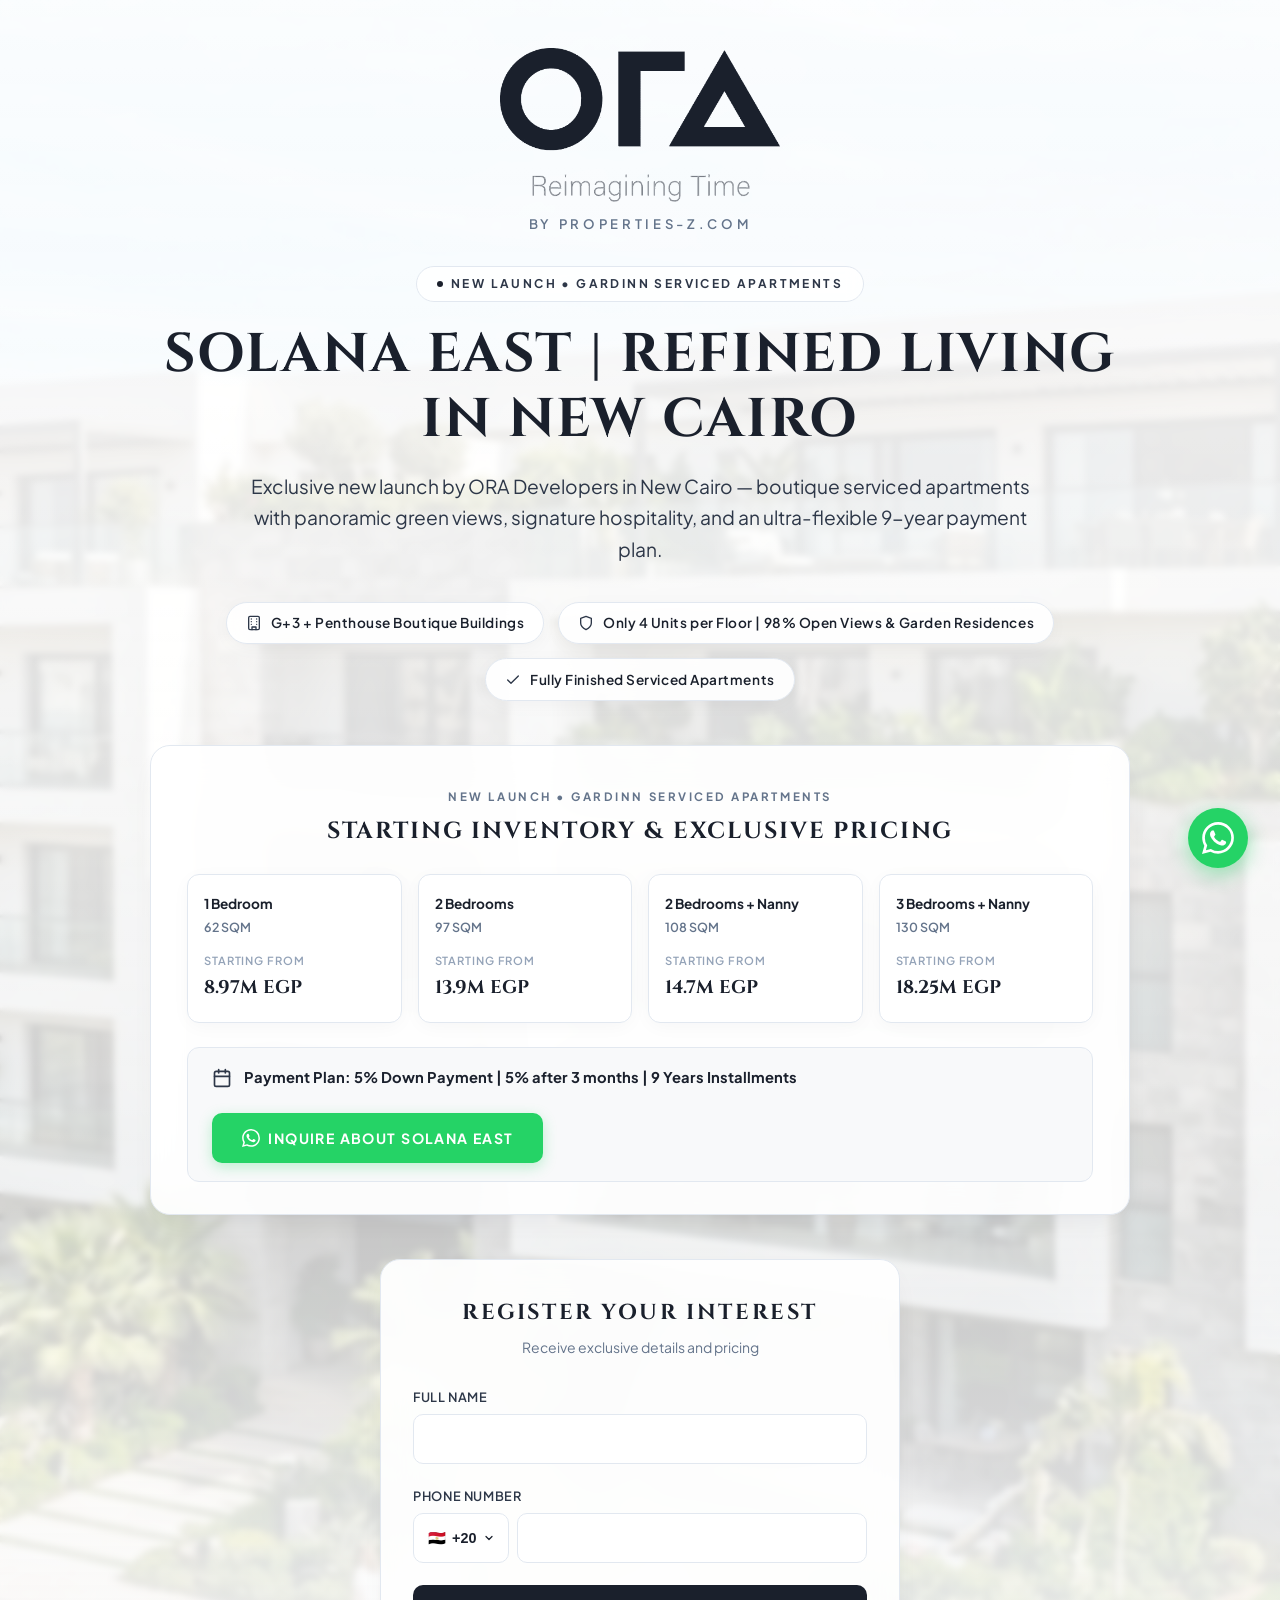
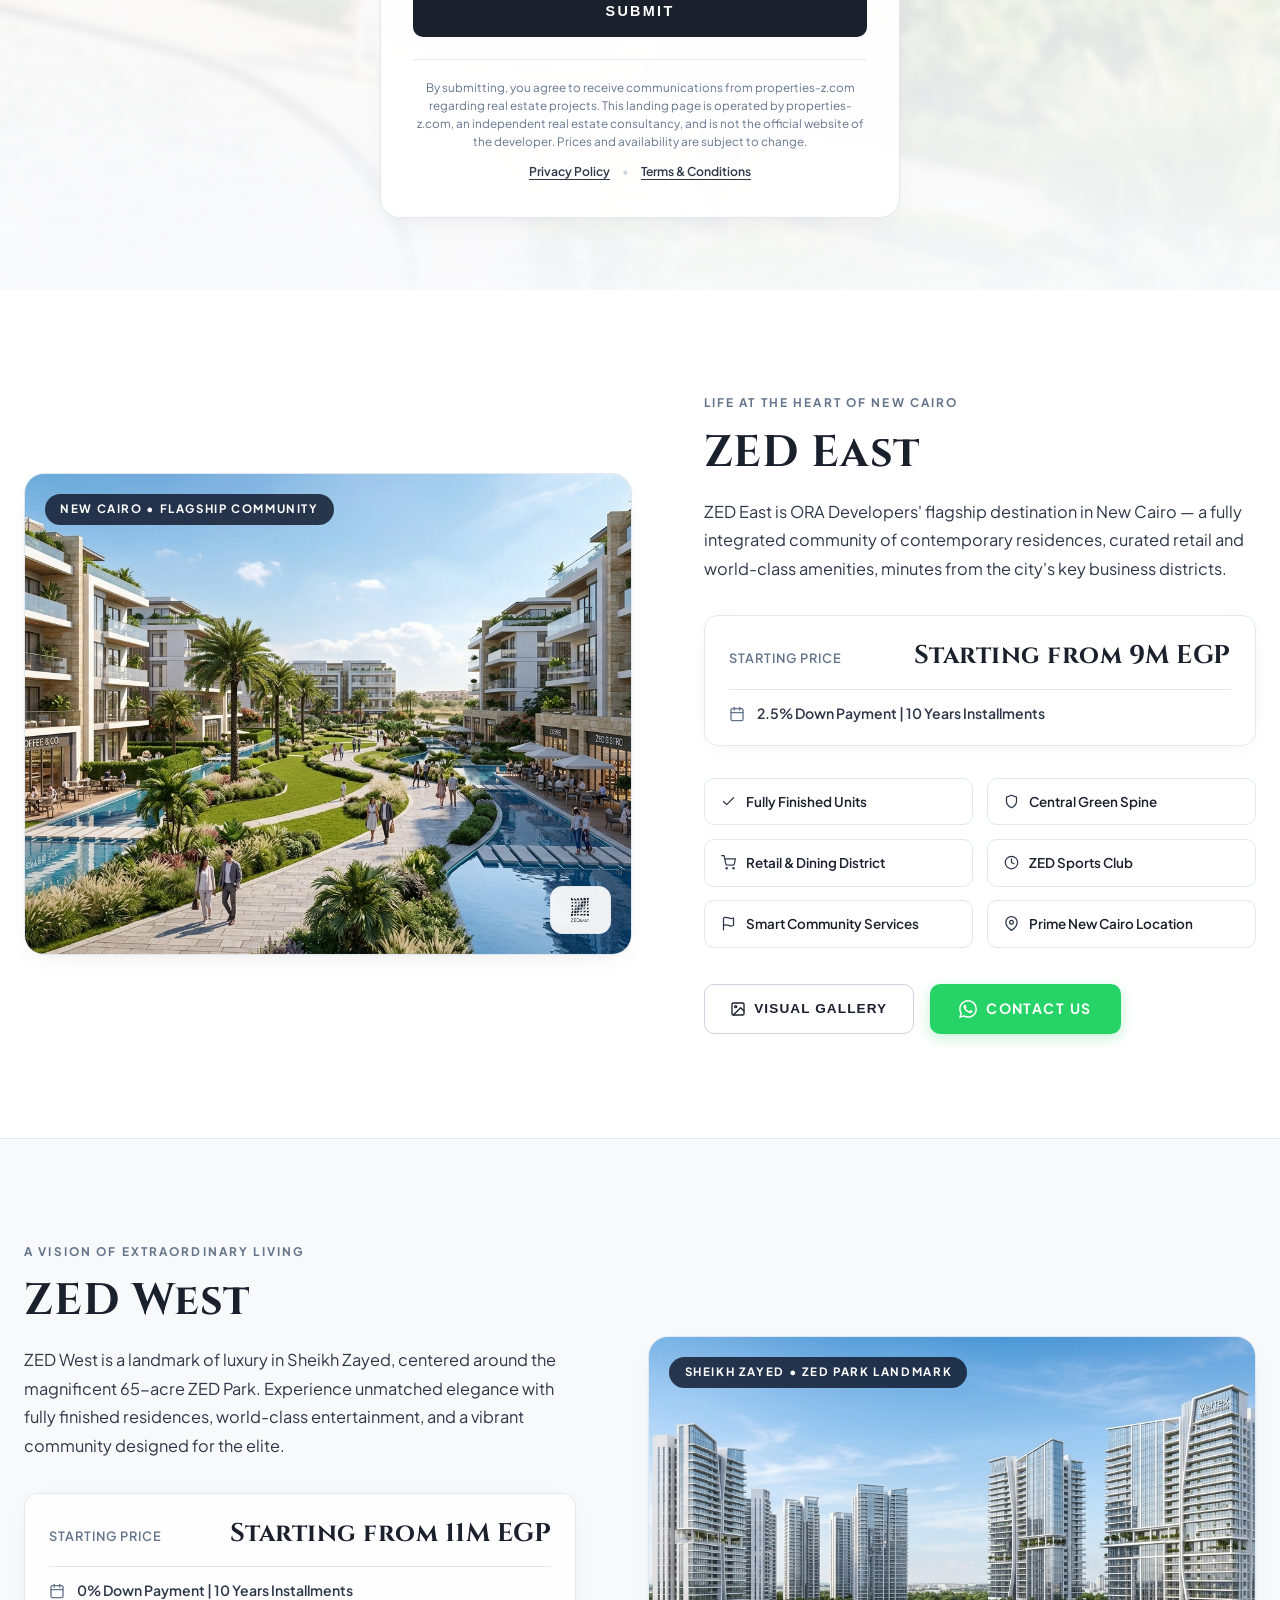
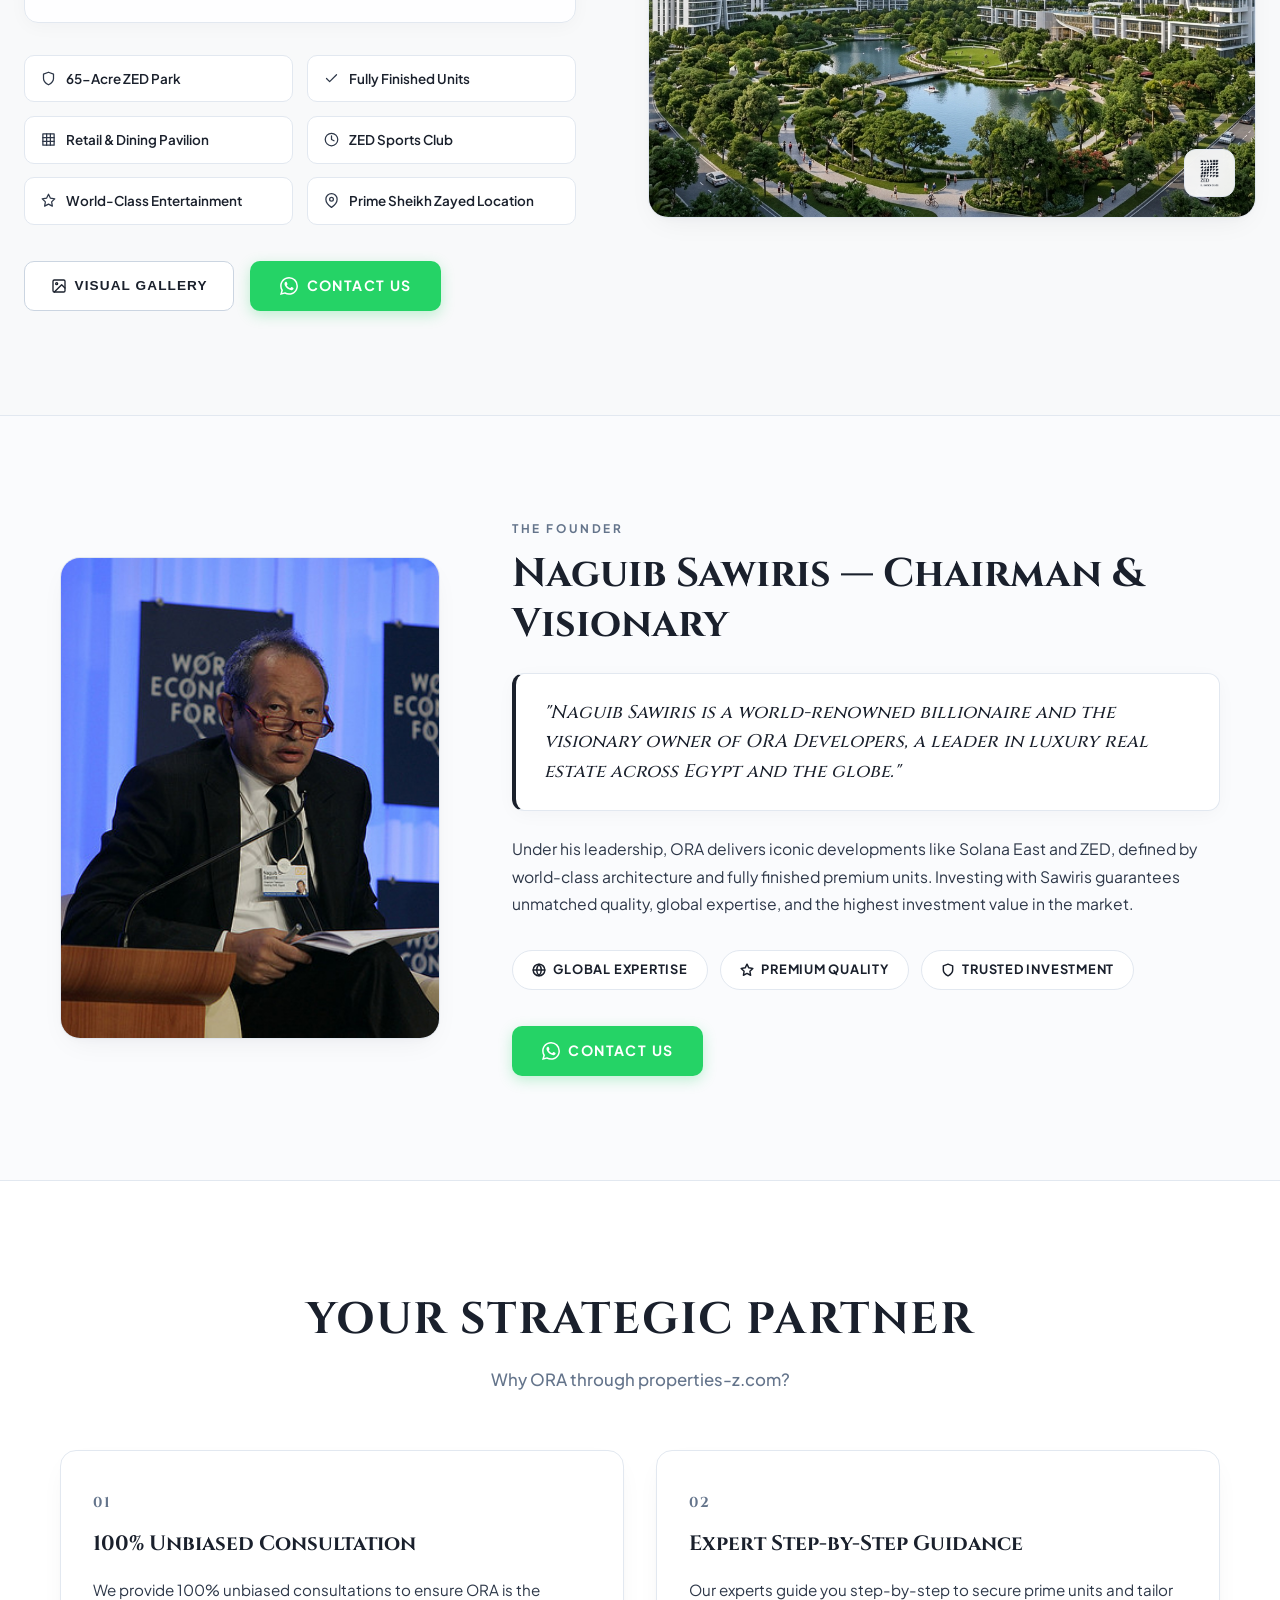
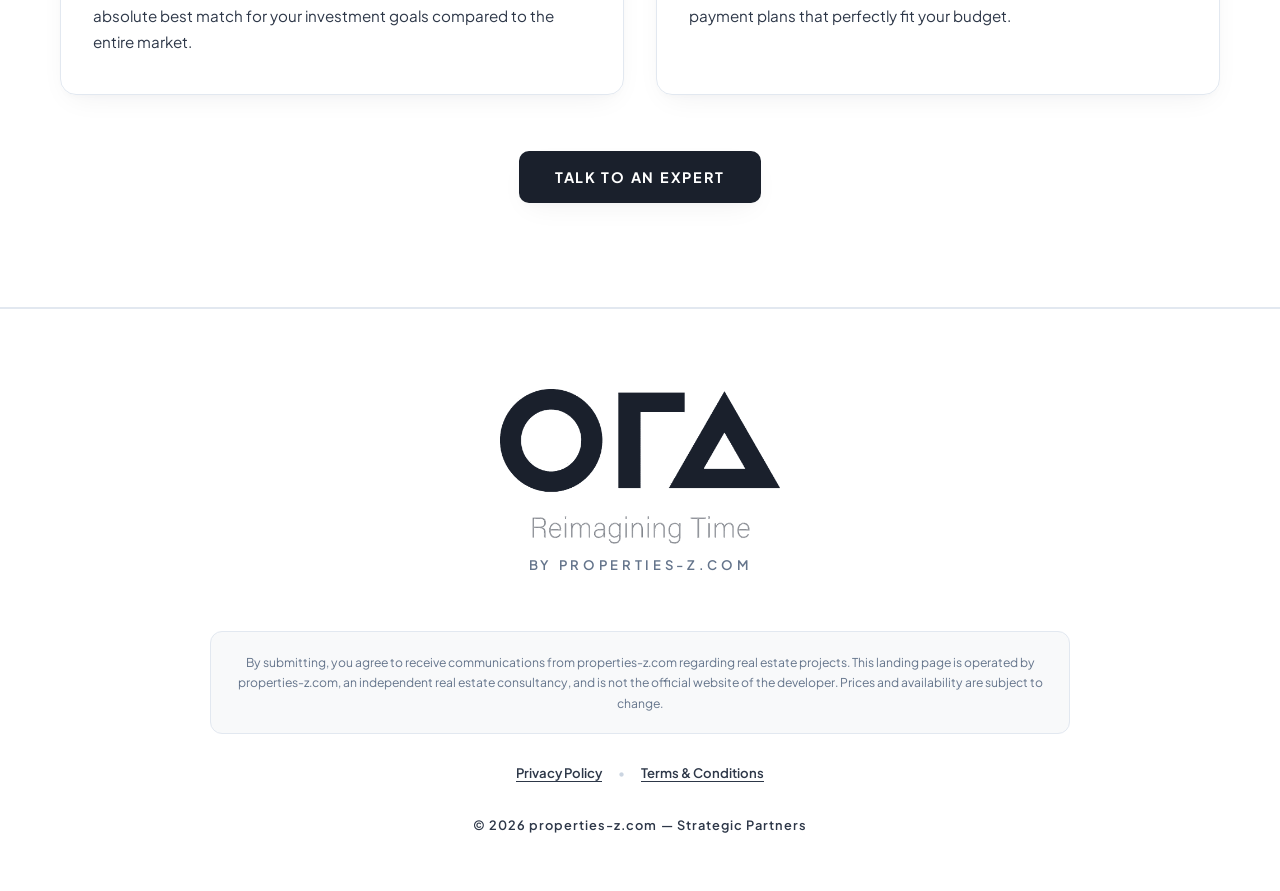
<file: index.html>
<!DOCTYPE html>
<html lang="en">
<head>
  <!-- Google tag (gtag.js) -->
  <script async src="https://www.googletagmanager.com/gtag/js?id=AW-17705943670"></script>
  <script>
    window.dataLayer = window.dataLayer || [];
    function gtag(){dataLayer.push(arguments);}
    gtag('js', new Date());

    gtag('config', 'AW-17705943670');
  </script>

  <!-- Event snippet for Outbound click WhatsApp conversion page
  In your html page, add the snippet and call gtag_report_conversion when someone clicks on the chosen link or button. -->
  <script>
  function gtag_report_conversion(url) {
    var callback = function () {
      if (typeof(url) != 'undefined') {
        window.location = url;
      }
    };
    gtag('event', 'conversion', {
        'send_to': 'AW-17705943670/x9dFCPPh9bobEPaE7fpB',
        'event_callback': callback
    });
    return false;
  }
  </script>

  <meta charset="UTF-8">
  <meta name="viewport" content="width=device-width, initial-scale=1.0">
  <title>ORA Developers | Solana East Gardinn, ZED East &amp; ZED West — By properties-z.com</title>
  <meta name="description" content="Explore premier luxury developments by ORA Developers: Solana East (Gardinn Serviced Apartments), ZED East, and ZED West. Fully finished residences starting from 8.97M EGP with flexible payment plans up to 10 years.">
  
  <!-- Open Graph Meta Tags -->
  <meta property="og:title" content="ORA Developers | Solana East Gardinn, ZED East &amp; ZED West — By properties-z.com">
  <meta property="og:description" content="Exclusive Launch: Solana East Gardinn Serviced Apartments, ZED East &amp; ZED West. Fully finished residences starting from 8.97M EGP.">
  <meta property="og:type" content="website">
  <meta property="og:image" content="assets/images/solana_east.jpg">
  
  <!-- Google Fonts: Cinzel (Editorial Luxury Serif) & Plus Jakarta Sans (Modern Sans) -->
  <link rel="preconnect" href="https://fonts.googleapis.com">
  <link rel="preconnect" href="https://fonts.gstatic.com" crossorigin>
  <link href="https://fonts.googleapis.com/css2?family=Cinzel:wght@400;500;600;700;800&family=Plus+Jakarta+Sans:wght@300;400;500;600;700;800&display=swap" rel="stylesheet">
  
  <!-- Calm Luxury Stylesheet (Strict Zero Gold Policy) -->
  <link rel="stylesheet" href="assets/css/styles.css">
</head>
<body>

  <!-- =========================================================================
       1. HERO / MAIN SECTION SPOTLIGHT: SOLANA EAST (GARDINN)
       Starts directly at top of viewport (top: 0). Strictly NO Sticky Header Bar.
       ========================================================================= -->
  <header class="hero-wrapper" id="hero">
    <img src="assets/images/solana_east.jpg" alt="Solana East Gardinn Serviced Apartments New Cairo ORA Developers" class="hero-bg-image">
    <div class="hero-overlay"></div>

    <div class="hero-content">
      
      <!-- Top Center Branding: Official ORA Developers logo (Size XL) with 'By properties-z.com' -->
      <div class="brand-container">
        <img src="assets/images/ora_logo.png" alt="ORA Developers" class="official-brand-logo-xl">
        <div class="brand-subbranding">By properties-z.com</div>
      </div>

      <!-- Pre-title / Badge -->
      <div class="portfolio-badge">
        <span class="portfolio-badge-dot"></span>
        NEW LAUNCH • GARDINN SERVICED APARTMENTS
      </div>

      <!-- Main Headline -->
      <h1 class="hero-headline">Solana East | Refined Living in New Cairo</h1>

      <!-- Subtitle -->
      <p class="hero-subtitle">
        Exclusive new launch by ORA Developers in New Cairo — boutique serviced apartments with panoramic green views, signature hospitality, and an ultra-flexible 9-year payment plan.
      </p>

      <!-- Core Highlights (Minimalist Badges) -->
      <div class="highlights-container">
        <div class="highlight-badge">
          <svg viewBox="0 0 24 24" fill="none" stroke="currentColor" stroke-width="2" stroke-linecap="round" stroke-linejoin="round">
            <rect x="4" y="2" width="16" height="20" rx="2" ry="2"></rect>
            <path d="M9 22v-4h6v4M8 6h.01M16 6h.01M8 10h.01M16 10h.01M8 14h.01M16 14h.01"></path>
          </svg>
          G+3 + Penthouse Boutique Buildings
        </div>

        <div class="highlight-badge">
          <svg viewBox="0 0 24 24" fill="none" stroke="currentColor" stroke-width="2" stroke-linecap="round" stroke-linejoin="round">
            <path d="M12 22s8-4 8-10V5l-8-3-8 3v7c0 6 8 10 8 10z"></path>
          </svg>
          Only 4 Units per Floor | 98% Open Views &amp; Garden Residences
        </div>

        <div class="highlight-badge">
          <svg viewBox="0 0 24 24" fill="none" stroke="currentColor" stroke-width="2" stroke-linecap="round" stroke-linejoin="round">
            <polyline points="20 6 9 17 4 12"></polyline>
          </svg>
          Fully Finished Serviced Apartments
        </div>
      </div>

      <!-- Starting Inventory Summary Module -->
      <div class="solana-inventory-card">
        <div class="inventory-header">
          <span class="inventory-badge-tag">NEW LAUNCH • GARDINN SERVICED APARTMENTS</span>
          <h2 class="inventory-title">Starting Inventory &amp; Exclusive Pricing</h2>
        </div>

        <div class="inventory-grid">
          <!-- 1 Bedroom -->
          <div class="inventory-item">
            <div>
              <div class="inventory-item-typology">1 Bedroom</div>
              <div class="inventory-item-area">62 SQM</div>
            </div>
            <div>
              <div class="inventory-item-price-label">Starting from</div>
              <div class="inventory-item-price">8.97M EGP</div>
            </div>
          </div>

          <!-- 2 Bedrooms -->
          <div class="inventory-item">
            <div>
              <div class="inventory-item-typology">2 Bedrooms</div>
              <div class="inventory-item-area">97 SQM</div>
            </div>
            <div>
              <div class="inventory-item-price-label">Starting from</div>
              <div class="inventory-item-price">13.9M EGP</div>
            </div>
          </div>

          <!-- 2 Bedrooms + Nanny -->
          <div class="inventory-item">
            <div>
              <div class="inventory-item-typology">2 Bedrooms + Nanny</div>
              <div class="inventory-item-area">108 SQM</div>
            </div>
            <div>
              <div class="inventory-item-price-label">Starting from</div>
              <div class="inventory-item-price">14.7M EGP</div>
            </div>
          </div>

          <!-- 3 Bedrooms + Nanny -->
          <div class="inventory-item">
            <div>
              <div class="inventory-item-typology">3 Bedrooms + Nanny</div>
              <div class="inventory-item-area">130 SQM</div>
            </div>
            <div>
              <div class="inventory-item-price-label">Starting from</div>
              <div class="inventory-item-price">18.25M EGP</div>
            </div>
          </div>
        </div>

        <!-- Payment Plan Banner & Direct CTA -->
        <div class="payment-plan-banner">
          <div class="payment-plan-details">
            <svg viewBox="0 0 24 24" fill="none" stroke="currentColor" stroke-width="2" stroke-linecap="round" stroke-linejoin="round">
              <rect x="3" y="4" width="18" height="18" rx="2" ry="2"></rect>
              <line x1="16" y1="2" x2="16" y2="6"></line>
              <line x1="8" y1="2" x2="8" y2="6"></line>
              <line x1="3" y1="10" x2="21" y2="10"></line>
            </svg>
            <span>Payment Plan: 5% Down Payment | 5% after 3 months | 9 Years Installments</span>
          </div>

          <a href="https://wa.me/201033373331?text=Hello%2C%20I%20would%20like%20to%20inquire%20about%20Solana%20East%20Gardinn" onclick="return gtag_report_conversion(this.href);" target="_blank" rel="noopener noreferrer" class="btn-whatsapp-cta">
            <svg viewBox="0 0 24 24">
              <path d="M17.472 14.382c-.297-.149-1.758-.867-2.03-.967-.273-.099-.471-.148-.67.15-.197.297-.767.966-.94 1.164-.173.199-.347.223-.644.075-.297-.15-1.255-.463-2.39-1.475-.883-.788-1.48-1.761-1.653-2.059-.173-.297-.018-.458.13-.606.134-.133.298-.347.446-.52.149-.174.198-.298.298-.497.099-.198.05-.371-.025-.52-.075-.149-.669-1.612-.916-2.207-.242-.579-.487-.5-.669-.51-.173-.008-.371-.01-.57-.01-.198 0-.52.074-.792.372-.272.297-1.04 1.016-1.04 2.479 0 1.462 1.065 2.875 1.213 3.074.149.198 2.096 3.2 5.077 4.487.709.306 1.262.489 1.694.625.712.227 1.36.195 1.871.118.571-.085 1.758-.719 2.006-1.413.248-.694.248-1.289.173-1.413-.074-.124-.272-.198-.57-.347m-5.421 7.403h-.004a9.87 9.87 0 01-5.031-1.378l-.361-.214-3.741.982.998-3.648-.235-.374a9.86 9.86 0 01-1.51-5.26c.001-5.45 4.436-9.884 9.888-9.884 2.64 0 5.122 1.03 6.988 2.898a9.825 9.825 0 012.893 6.994c-.003 5.45-4.437 9.884-9.885 9.884m8.413-18.297A11.815 11.815 0 0012.05 0C5.495 0 .16 5.335.157 11.892c0 2.096.547 4.142 1.588 5.945L0 24l6.335-1.662c1.746.953 3.71 1.455 5.711 1.456h.005c6.554 0 11.89-5.335 11.893-11.893a11.821 11.821 0 00-3.48-8.414z"/>
            </svg>
            INQUIRE ABOUT SOLANA EAST
          </a>
        </div>
      </div>

      <!-- Lead Capture Form (Frosted Glass Container - Blank Inputs, Zero Placeholders) -->
      <div class="lead-form-card">
        <div class="form-header">
          <h2 class="form-title">REGISTER YOUR INTEREST</h2>
          <p class="form-subtitle">Receive exclusive details and pricing</p>
        </div>

        <form id="interestLeadForm">
          
          <div class="form-group">
            <label for="fullName" class="form-label">Full Name</label>
            <input type="text" id="fullName" name="fullName" class="form-input" required>
          </div>

          <div class="form-group">
            <label for="phoneNumber" class="form-label">Phone Number</label>
            <div class="phone-input-group">
              
              <!-- International Country Code Selector Dropdown (Default +20 Egypt) -->
              <button type="button" class="country-select-button" id="countrySelectBtn" aria-label="Select Country Code">
                <span id="selectedCountryFlag">🇪🇬</span>
                <span id="selectedCountryCodeText">+20</span>
                <svg width="12" height="12" viewBox="0 0 24 24" fill="none" stroke="currentColor" stroke-width="2.5" stroke-linecap="round" stroke-linejoin="round">
                  <polyline points="6 9 12 15 18 9"></polyline>
                </svg>
              </button>
              
              <input type="hidden" id="selectedCountryCode" name="countryCode" value="+20">

              <div class="country-dropdown-menu" id="countryDropdownMenu">
                <input type="text" class="country-search-input" id="countrySearchInput">
                <div class="country-list-scroll" id="countryListContainer">
                  <!-- Populated dynamically via JS -->
                </div>
              </div>

              <input type="tel" id="phoneNumber" name="phoneNumber" class="form-input" required>
            </div>
          </div>

          <button type="submit" id="formSubmitBtn" class="btn-submit">
            SUBMIT
          </button>

          <!-- Legal Disclaimer Notice (Location A - Below Form) -->
          <div class="form-disclaimer-box">
            <p class="legal-notice-text">
              By submitting, you agree to receive communications from properties-z.com regarding real estate projects. This landing page is operated by properties-z.com, an independent real estate consultancy, and is not the official website of the developer. Prices and availability are subject to change.
            </p>
            
            <!-- Accessibility Links (Location A) -->
            <div class="legal-links-row">
              <a href="privacy.html" class="legal-link-clean">Privacy Policy</a>
              <span style="color: #CBD5E1;">•</span>
              <a href="terms.html" class="legal-link-clean">Terms &amp; Conditions</a>
            </div>
          </div>

        </form>
      </div>

    </div>
  </header>


  <!-- =========================================================================
       2. DEDICATED PROJECT SECTIONS (ZED EAST & ZED WEST)
       Silversands North Coast has been completely removed as requested.
       ========================================================================= -->

  <!-- SECTION 1: ZED EAST (NEW CAIRO) -->
  <section class="project-fullwidth-section section-bg-white" id="zed-east">
    <div class="project-section-container">
      
      <!-- Architectural Visual Backdrop -->
      <div class="project-visual-column">
        <img src="assets/images/zed_east.jpg" alt="ZED East New Cairo ORA Developers Luxury Community" class="project-visual-image" loading="lazy">
        <div class="project-visual-badge-overlay">New Cairo • Flagship Community</div>
        <div class="project-logo-badge-overlay">
          <img src="assets/images/zed_east_logo.png" alt="ZED East">
        </div>
      </div>

      <!-- Project Narrative & Information Suite -->
      <div class="project-info-column">
        <div class="project-header-badge">
          LIFE AT THE HEART OF NEW CAIRO
        </div>
        
        <h2 class="project-title">ZED East</h2>
        
        <p class="project-narrative-text">
          ZED East is ORA Developers' flagship destination in New Cairo — a fully integrated community of contemporary residences, curated retail and world-class amenities, minutes from the city's key business districts.
        </p>

        <!-- Dedicated Financial Box (Updated Data: 9M EGP / 2.5% Down Payment | 10 Years Installments) -->
        <div class="project-financial-box">
          <div class="financial-price-row">
            <span class="financial-label">Starting Price</span>
            <span class="financial-price-val">Starting from 9M EGP</span>
          </div>
          <div class="financial-terms-row">
            <svg width="16" height="16" viewBox="0 0 24 24" fill="none" stroke="currentColor" stroke-width="2" stroke-linecap="round" stroke-linejoin="round">
              <rect x="3" y="4" width="18" height="18" rx="2" ry="2"></rect>
              <line x1="16" y1="2" x2="16" y2="6"></line>
              <line x1="8" y1="2" x2="8" y2="6"></line>
              <line x1="3" y1="10" x2="21" y2="10"></line>
            </svg>
            <span>2.5% Down Payment | 10 Years Installments</span>
          </div>
        </div>

        <!-- Clean Minimalist Highlights Grid -->
        <div class="project-highlights-grid">
          <div class="project-highlight-item">
            <svg viewBox="0 0 24 24" fill="none" stroke="currentColor" stroke-width="2" stroke-linecap="round" stroke-linejoin="round">
              <polyline points="20 6 9 17 4 12"></polyline>
            </svg>
            Fully Finished Units
          </div>
          <div class="project-highlight-item">
            <svg viewBox="0 0 24 24" fill="none" stroke="currentColor" stroke-width="2" stroke-linecap="round" stroke-linejoin="round">
              <path d="M12 22s8-4 8-10V5l-8-3-8 3v7c0 6 8 10 8 10z"></path>
            </svg>
            Central Green Spine
          </div>
          <div class="project-highlight-item">
            <svg viewBox="0 0 24 24" fill="none" stroke="currentColor" stroke-width="2" stroke-linecap="round" stroke-linejoin="round">
              <circle cx="9" cy="21" r="1"></circle>
              <circle cx="20" cy="21" r="1"></circle>
              <path d="M1 1h4l2.68 13.39a2 2 0 0 0 2 1.61h9.72a2 2 0 0 0 2-1.61L23 6H6"></path>
            </svg>
            Retail &amp; Dining District
          </div>
          <div class="project-highlight-item">
            <svg viewBox="0 0 24 24" fill="none" stroke="currentColor" stroke-width="2" stroke-linecap="round" stroke-linejoin="round">
              <circle cx="12" cy="12" r="10"></circle>
              <path d="M12 6v6l4 2"></path>
            </svg>
            ZED Sports Club
          </div>
          <div class="project-highlight-item">
            <svg viewBox="0 0 24 24" fill="none" stroke="currentColor" stroke-width="2" stroke-linecap="round" stroke-linejoin="round">
              <path d="M4 15s1-1 4-1 5 2 8 2 4-1 4-1V3s-1 1-4 1-5-2-8-2-4 1-4 1z"></path>
              <line x1="4" y1="22" x2="4" y2="15"></line>
            </svg>
            Smart Community Services
          </div>
          <div class="project-highlight-item">
            <svg viewBox="0 0 24 24" fill="none" stroke="currentColor" stroke-width="2" stroke-linecap="round" stroke-linejoin="round">
              <path d="M21 10c0 7-9 13-9 13s-9-6-9-13a9 9 0 0 1 18 0z"></path>
              <circle cx="12" cy="10" r="3"></circle>
            </svg>
            Prime New Cairo Location
          </div>
        </div>

        <!-- Action Buttons -->
        <div class="project-actions-row">
          <button type="button" class="btn-gallery-trigger" data-gallery-trigger="zed_east">
            <svg viewBox="0 0 24 24" fill="none" stroke="currentColor" stroke-width="2" stroke-linecap="round" stroke-linejoin="round">
              <rect x="3" y="3" width="18" height="18" rx="2" ry="2"></rect>
              <circle cx="8.5" cy="8.5" r="1.5"></circle>
              <polyline points="21 15 16 10 5 21"></polyline>
            </svg>
            Visual Gallery
          </button>

          <a href="https://wa.me/201033373331?text=Hello%2C%20I%20would%20like%20to%20inquire%20about%20ZED%20East" onclick="return gtag_report_conversion(this.href);" target="_blank" rel="noopener noreferrer" class="btn-whatsapp-cta">
            <svg viewBox="0 0 24 24">
              <path d="M17.472 14.382c-.297-.149-1.758-.867-2.03-.967-.273-.099-.471-.148-.67.15-.197.297-.767.966-.94 1.164-.173.199-.347.223-.644.075-.297-.15-1.255-.463-2.39-1.475-.883-.788-1.48-1.761-1.653-2.059-.173-.297-.018-.458.13-.606.134-.133.298-.347.446-.52.149-.174.198-.298.298-.497.099-.198.05-.371-.025-.52-.075-.149-.669-1.612-.916-2.207-.242-.579-.487-.5-.669-.51-.173-.008-.371-.01-.57-.01-.198 0-.52.074-.792.372-.272.297-1.04 1.016-1.04 2.479 0 1.462 1.065 2.875 1.213 3.074.149.198 2.096 3.2 5.077 4.487.709.306 1.262.489 1.694.625.712.227 1.36.195 1.871.118.571-.085 1.758-.719 2.006-1.413.248-.694.248-1.289.173-1.413-.074-.124-.272-.198-.57-.347m-5.421 7.403h-.004a9.87 9.87 0 01-5.031-1.378l-.361-.214-3.741.982.998-3.648-.235-.374a9.86 9.86 0 01-1.51-5.26c.001-5.45 4.436-9.884 9.888-9.884 2.64 0 5.122 1.03 6.988 2.898a9.825 9.825 0 012.893 6.994c-.003 5.45-4.437 9.884-9.885 9.884m8.413-18.297A11.815 11.815 0 0012.05 0C5.495 0 .16 5.335.157 11.892c0 2.096.547 4.142 1.588 5.945L0 24l6.335-1.662c1.746.953 3.71 1.455 5.711 1.456h.005c6.554 0 11.89-5.335 11.893-11.893a11.821 11.821 0 00-3.48-8.414z"/>
            </svg>
            CONTACT US
          </a>
        </div>

      </div>

    </div>
  </section>


  <!-- SECTION 2: ZED WEST (SHEIKH ZAYED) -->
  <section class="project-fullwidth-section section-bg-stone" id="zed-west">
    <div class="project-section-container reverse-layout">
      
      <!-- Architectural Visual Backdrop -->
      <div class="project-visual-column">
        <img src="assets/images/zed_west.jpg" alt="ZED West Sheikh Zayed Luxury Towers and 65-Acre ZED Park" class="project-visual-image" loading="lazy">
        <div class="project-visual-badge-overlay">Sheikh Zayed • ZED Park Landmark</div>
        <div class="project-logo-badge-overlay">
          <img src="assets/images/zed_west_logo.png" alt="ZED West">
        </div>
      </div>

      <!-- Project Narrative & Information Suite -->
      <div class="project-info-column">
        <div class="project-header-badge">
          A VISION OF EXTRAORDINARY LIVING
        </div>
        
        <h2 class="project-title">ZED West</h2>
        
        <p class="project-narrative-text">
          ZED West is a landmark of luxury in Sheikh Zayed, centered around the magnificent 65-acre ZED Park. Experience unmatched elegance with fully finished residences, world-class entertainment, and a vibrant community designed for the elite.
        </p>

        <!-- Dedicated Financial Box (Updated Data: Starting from 11M EGP / 0% Down Payment | 10 Years Installments) -->
        <div class="project-financial-box">
          <div class="financial-price-row">
            <span class="financial-label">Starting Price</span>
            <span class="financial-price-val">Starting from 11M EGP</span>
          </div>
          <div class="financial-terms-row">
            <svg width="16" height="16" viewBox="0 0 24 24" fill="none" stroke="currentColor" stroke-width="2" stroke-linecap="round" stroke-linejoin="round">
              <rect x="3" y="4" width="18" height="18" rx="2" ry="2"></rect>
              <line x1="16" y1="2" x2="16" y2="6"></line>
              <line x1="8" y1="2" x2="8" y2="6"></line>
              <line x1="3" y1="10" x2="21" y2="10"></line>
            </svg>
            <span>0% Down Payment | 10 Years Installments</span>
          </div>
        </div>

        <!-- Clean Minimalist Highlights Grid -->
        <div class="project-highlights-grid">
          <div class="project-highlight-item">
            <svg viewBox="0 0 24 24" fill="none" stroke="currentColor" stroke-width="2" stroke-linecap="round" stroke-linejoin="round">
              <path d="M12 22s8-4 8-10V5l-8-3-8 3v7c0 6 8 10 8 10z"></path>
            </svg>
            65-Acre ZED Park
          </div>
          <div class="project-highlight-item">
            <svg viewBox="0 0 24 24" fill="none" stroke="currentColor" stroke-width="2" stroke-linecap="round" stroke-linejoin="round">
              <polyline points="20 6 9 17 4 12"></polyline>
            </svg>
            Fully Finished Units
          </div>
          <div class="project-highlight-item">
            <svg viewBox="0 0 24 24" fill="none" stroke="currentColor" stroke-width="2" stroke-linecap="round" stroke-linejoin="round">
              <path d="M3 3h18v18H3z"></path>
              <path d="M9 3v18M15 3v18M3 9h18M3 15h18"></path>
            </svg>
            Retail &amp; Dining Pavilion
          </div>
          <div class="project-highlight-item">
            <svg viewBox="0 0 24 24" fill="none" stroke="currentColor" stroke-width="2" stroke-linecap="round" stroke-linejoin="round">
              <circle cx="12" cy="12" r="10"></circle>
              <path d="M12 6v6l4 2"></path>
            </svg>
            ZED Sports Club
          </div>
          <div class="project-highlight-item">
            <svg viewBox="0 0 24 24" fill="none" stroke="currentColor" stroke-width="2" stroke-linecap="round" stroke-linejoin="round">
              <polygon points="12 2 15.09 8.26 22 9.27 17 14.14 18.18 21.02 12 17.77 5.82 21.02 7 14.14 2 9.27 8.91 8.26 12 2"></polygon>
            </svg>
            World-Class Entertainment
          </div>
          <div class="project-highlight-item">
            <svg viewBox="0 0 24 24" fill="none" stroke="currentColor" stroke-width="2" stroke-linecap="round" stroke-linejoin="round">
              <path d="M21 10c0 7-9 13-9 13s-9-6-9-13a9 9 0 0 1 18 0z"></path>
              <circle cx="12" cy="10" r="3"></circle>
            </svg>
            Prime Sheikh Zayed Location
          </div>
        </div>

        <!-- Action Buttons -->
        <div class="project-actions-row">
          <button type="button" class="btn-gallery-trigger" data-gallery-trigger="zed_west">
            <svg viewBox="0 0 24 24" fill="none" stroke="currentColor" stroke-width="2" stroke-linecap="round" stroke-linejoin="round">
              <rect x="3" y="3" width="18" height="18" rx="2" ry="2"></rect>
              <circle cx="8.5" cy="8.5" r="1.5"></circle>
              <polyline points="21 15 16 10 5 21"></polyline>
            </svg>
            Visual Gallery
          </button>

          <a href="https://wa.me/201033373331?text=Hello%2C%20I%20would%20like%20to%20inquire%20about%20ZED%20West" onclick="return gtag_report_conversion(this.href);" target="_blank" rel="noopener noreferrer" class="btn-whatsapp-cta">
            <svg viewBox="0 0 24 24">
              <path d="M17.472 14.382c-.297-.149-1.758-.867-2.03-.967-.273-.099-.471-.148-.67.15-.197.297-.767.966-.94 1.164-.173.199-.347.223-.644.075-.297-.15-1.255-.463-2.39-1.475-.883-.788-1.48-1.761-1.653-2.059-.173-.297-.018-.458.13-.606.134-.133.298-.347.446-.52.149-.174.198-.298.298-.497.099-.198.05-.371-.025-.52-.075-.149-.669-1.612-.916-2.207-.242-.579-.487-.5-.669-.51-.173-.008-.371-.01-.57-.01-.198 0-.52.074-.792.372-.272.297-1.04 1.016-1.04 2.479 0 1.462 1.065 2.875 1.213 3.074.149.198 2.096 3.2 5.077 4.487.709.306 1.262.489 1.694.625.712.227 1.36.195 1.871.118.571-.085 1.758-.719 2.006-1.413.248-.694.248-1.289.173-1.413-.074-.124-.272-.198-.57-.347m-5.421 7.403h-.004a9.87 9.87 0 01-5.031-1.378l-.361-.214-3.741.982.998-3.648-.235-.374a9.86 9.86 0 01-1.51-5.26c.001-5.45 4.436-9.884 9.888-9.884 2.64 0 5.122 1.03 6.988 2.898a9.825 9.825 0 012.893 6.994c-.003 5.45-4.437 9.884-9.885 9.884m8.413-18.297A11.815 11.815 0 0012.05 0C5.495 0 .16 5.335.157 11.892c0 2.096.547 4.142 1.588 5.945L0 24l6.335-1.662c1.746.953 3.71 1.455 5.711 1.456h.005c6.554 0 11.89-5.335 11.893-11.893a11.821 11.821 0 00-3.48-8.414z"/>
            </svg>
            CONTACT US
          </a>
        </div>

      </div>

    </div>
  </section>


  <!-- =========================================================================
       3. THE FOUNDER SECTION (NAGUIB SAWIRIS)
       ========================================================================= -->
  <section class="founder-section" id="founder">
    <div class="founder-container">
      
      <!-- Portrait Visual -->
      <div class="founder-visual-wrap">
        <img src="assets/images/naguib_sawiris.jpg" alt="Naguib Sawiris Chairman ORA Developers" class="founder-portrait-img" loading="lazy">
      </div>

      <!-- Founder Narrative & Quote -->
      <div class="founder-info-wrap">
        <div class="founder-badge">
          THE FOUNDER
        </div>

        <h2 class="founder-name">
          Naguib Sawiris — Chairman &amp; Visionary
        </h2>

        <div class="founder-quote-box">
          <blockquote class="founder-quote">
            "Naguib Sawiris is a world-renowned billionaire and the visionary owner of ORA Developers, a leader in luxury real estate across Egypt and the globe."
          </blockquote>
        </div>

        <p class="founder-narrative">
          Under his leadership, ORA delivers iconic developments like Solana East and ZED, defined by world-class architecture and fully finished premium units. Investing with Sawiris guarantees unmatched quality, global expertise, and the highest investment value in the market.
        </p>

        <!-- Core Pillars -->
        <div class="founder-pillars-row">
          <div class="pillar-tag">
            <svg width="14" height="14" viewBox="0 0 24 24" fill="none" stroke="currentColor" stroke-width="2.5" stroke-linecap="round" stroke-linejoin="round">
              <circle cx="12" cy="12" r="10"></circle>
              <line x1="2" y1="12" x2="22" y2="12"></line>
              <path d="M12 2a15.3 15.3 0 0 1 4 10 15.3 15.3 0 0 1-4 10 15.3 15.3 0 0 1-4-10 15.3 15.3 0 0 1 4-10z"></path>
            </svg>
            Global Expertise
          </div>
          <div class="pillar-tag">
            <svg width="14" height="14" viewBox="0 0 24 24" fill="none" stroke="currentColor" stroke-width="2.5" stroke-linecap="round" stroke-linejoin="round">
              <polygon points="12 2 15.09 8.26 22 9.27 17 14.14 18.18 21.02 12 17.77 5.82 21.02 7 14.14 2 9.27 8.91 8.26 12 2"></polygon>
            </svg>
            Premium Quality
          </div>
          <div class="pillar-tag">
            <svg width="14" height="14" viewBox="0 0 24 24" fill="none" stroke="currentColor" stroke-width="2.5" stroke-linecap="round" stroke-linejoin="round">
              <path d="M12 22s8-4 8-10V5l-8-3-8 3v7c0 6 8 10 8 10z"></path>
            </svg>
            Trusted Investment
          </div>
        </div>

        <div>
          <a href="https://wa.me/201033373331?text=Hello%2C%20I%20would%20like%20to%20inquire%20about%20ORA%20Developers%20projects" onclick="return gtag_report_conversion(this.href);" target="_blank" rel="noopener noreferrer" class="btn-whatsapp-cta">
            <svg viewBox="0 0 24 24">
              <path d="M17.472 14.382c-.297-.149-1.758-.867-2.03-.967-.273-.099-.471-.148-.67.15-.197.297-.767.966-.94 1.164-.173.199-.347.223-.644.075-.297-.15-1.255-.463-2.39-1.475-.883-.788-1.48-1.761-1.653-2.059-.173-.297-.018-.458.13-.606.134-.133.298-.347.446-.52.149-.174.198-.298.298-.497.099-.198.05-.371-.025-.52-.075-.149-.669-1.612-.916-2.207-.242-.579-.487-.5-.669-.51-.173-.008-.371-.01-.57-.01-.198 0-.52.074-.792.372-.272.297-1.04 1.016-1.04 2.479 0 1.462 1.065 2.875 1.213 3.074.149.198 2.096 3.2 5.077 4.487.709.306 1.262.489 1.694.625.712.227 1.36.195 1.871.118.571-.085 1.758-.719 2.006-1.413.248-.694.248-1.289.173-1.413-.074-.124-.272-.198-.57-.347m-5.421 7.403h-.004a9.87 9.87 0 01-5.031-1.378l-.361-.214-3.741.982.998-3.648-.235-.374a9.86 9.86 0 01-1.51-5.26c.001-5.45 4.436-9.884 9.888-9.884 2.64 0 5.122 1.03 6.988 2.898a9.825 9.825 0 012.893 6.994c-.003 5.45-4.437 9.884-9.885 9.884m8.413-18.297A11.815 11.815 0 0012.05 0C5.495 0 .16 5.335.157 11.892c0 2.096.547 4.142 1.588 5.945L0 24l6.335-1.662c1.746.953 3.71 1.455 5.711 1.456h.005c6.554 0 11.89-5.335 11.893-11.893a11.821 11.821 0 00-3.48-8.414z"/>
            </svg>
            CONTACT US
          </a>
        </div>

      </div>

    </div>
  </section>


  <!-- =========================================================================
       4. YOUR STRATEGIC PARTNER SECTION
       ========================================================================= -->
  <section class="partner-section" id="partner">
    <div class="partner-container">
      
      <h2 class="partner-headline">Your Strategic Partner</h2>
      <p class="partner-subheadline">Why ORA through properties-z.com?</p>

      <div class="partner-cards-grid">
        
        <!-- Card 1 -->
        <div class="partner-card">
          <div class="partner-card-number">01</div>
          <h3 class="partner-card-title">100% Unbiased Consultation</h3>
          <p class="partner-card-desc">
            We provide 100% unbiased consultations to ensure ORA is the absolute best match for your investment goals compared to the entire market.
          </p>
        </div>

        <!-- Card 2 -->
        <div class="partner-card">
          <div class="partner-card-number">02</div>
          <h3 class="partner-card-title">Expert Step-by-Step Guidance</h3>
          <p class="partner-card-desc">
            Our experts guide you step-by-step to secure prime units and tailor payment plans that perfectly fit your budget.
          </p>
        </div>

      </div>

      <div class="partner-cta-wrap">
        <a href="https://wa.me/201033373331?text=Hello%2C%20I%20would%20like%20to%20consult%20with%20an%20expert%20about%20ORA%20Developers" onclick="return gtag_report_conversion(this.href);" target="_blank" rel="noopener noreferrer" class="btn-expert-cta">
          Talk to an Expert
        </a>
      </div>

    </div>
  </section>


  <!-- =========================================================================
       5. TECHNICAL FOOTER & COMPLIANCE
       ========================================================================= -->
  <footer class="footer-section">
    <div class="footer-container">
      
      <!-- Centered ORA Developers Logo with 'By properties-z.com' sub-branding -->
      <div class="brand-container" style="margin-bottom: 1.5rem;">
        <img src="assets/images/ora_logo.png" alt="ORA Developers" class="official-brand-logo-xl">
        <div class="brand-subbranding">By properties-z.com</div>
      </div>

      <!-- Legal Disclaimer (Location B) -->
      <div class="footer-disclaimer-box">
        <p class="footer-disclaimer-text">
          By submitting, you agree to receive communications from properties-z.com regarding real estate projects. This landing page is operated by properties-z.com, an independent real estate consultancy, and is not the official website of the developer. Prices and availability are subject to change.
        </p>
      </div>

      <!-- Legal Links (Location B) -->
      <div class="footer-links-row">
        <a href="privacy.html" class="legal-link-clean">Privacy Policy</a>
        <span style="color: #CBD5E1;">•</span>
        <a href="terms.html" class="legal-link-clean">Terms &amp; Conditions</a>
      </div>

      <!-- Signature -->
      <div class="footer-signature">
        © 2026 properties-z.com — Strategic Partners
      </div>

    </div>
  </footer>


  <!-- =========================================================================
       FLOATING WHATSAPP BUTTON (ROUND GREEN ICON-ONLY BUTTON)
       Linking directly to +201033373331 (No text labels)
       ========================================================================= -->
  <a href="https://wa.me/201033373331" onclick="return gtag_report_conversion(this.href);" target="_blank" rel="noopener noreferrer" class="floating-whatsapp-btn" aria-label="Chat on WhatsApp">
    <svg viewBox="0 0 24 24">
      <path d="M17.472 14.382c-.297-.149-1.758-.867-2.03-.967-.273-.099-.471-.148-.67.15-.197.297-.767.966-.94 1.164-.173.199-.347.223-.644.075-.297-.15-1.255-.463-2.39-1.475-.883-.788-1.48-1.761-1.653-2.059-.173-.297-.018-.458.13-.606.134-.133.298-.347.446-.52.149-.174.198-.298.298-.497.099-.198.05-.371-.025-.52-.075-.149-.669-1.612-.916-2.207-.242-.579-.487-.5-.669-.51-.173-.008-.371-.01-.57-.01-.198 0-.52.074-.792.372-.272.297-1.04 1.016-1.04 2.479 0 1.462 1.065 2.875 1.213 3.074.149.198 2.096 3.2 5.077 4.487.709.306 1.262.489 1.694.625.712.227 1.36.195 1.871.118.571-.085 1.758-.719 2.006-1.413.248-.694.248-1.289.173-1.413-.074-.124-.272-.198-.57-.347m-5.421 7.403h-.004a9.87 9.87 0 01-5.031-1.378l-.361-.214-3.741.982.998-3.648-.235-.374a9.86 9.86 0 01-1.51-5.26c.001-5.45 4.436-9.884 9.888-9.884 2.64 0 5.122 1.03 6.988 2.898a9.825 9.825 0 012.893 6.994c-.003 5.45-4.437 9.884-9.885 9.884m8.413-18.297A11.815 11.815 0 0012.05 0C5.495 0 .16 5.335.157 11.892c0 2.096.547 4.142 1.588 5.945L0 24l6.335-1.662c1.746.953 3.71 1.455 5.711 1.456h.005c6.554 0 11.89-5.335 11.893-11.893a11.821 11.821 0 00-3.48-8.414z"/>
    </svg>
  </a>


  <!-- =========================================================================
       SUBMISSION CONFIRMATION MODAL
       ========================================================================= -->
  <div class="lead-modal-backdrop" id="leadSuccessModal" role="dialog" aria-modal="true">
    <div class="lead-modal-card">
      <div class="modal-icon-circle">
        <svg viewBox="0 0 24 24" fill="none" stroke="currentColor" stroke-width="2.5" stroke-linecap="round" stroke-linejoin="round">
          <polyline points="20 6 9 17 4 12"></polyline>
        </svg>
      </div>
      <h3 class="modal-title">INQUIRY RECEIVED</h3>
      <p class="modal-desc">
        Thank you for your interest in <strong>ORA Developers</strong>. Your inquiry has been routed to our senior luxury real estate team. A consultant will reach out to you shortly with full brochures, unit inventory, and customized payment schedules.
      </p>

      <div style="display: flex; flex-direction: column; gap: 0.75rem;">
        <a id="modalWhatsAppBtn" href="https://wa.me/201033373331" onclick="return gtag_report_conversion(this.href);" target="_blank" rel="noopener noreferrer" class="btn-whatsapp-cta">
          <svg viewBox="0 0 24 24">
            <path d="M17.472 14.382c-.297-.149-1.758-.867-2.03-.967-.273-.099-.471-.148-.67.15-.197.297-.767.966-.94 1.164-.173.199-.347.223-.644.075-.297-.15-1.255-.463-2.39-1.475-.883-.788-1.48-1.761-1.653-2.059-.173-.297-.018-.458.13-.606.134-.133.298-.347.446-.52.149-.174.198-.298.298-.497.099-.198.05-.371-.025-.52-.075-.149-.669-1.612-.916-2.207-.242-.579-.487-.5-.669-.51-.173-.008-.371-.01-.57-.01-.198 0-.52.074-.792.372-.272.297-1.04 1.016-1.04 2.479 0 1.462 1.065 2.875 1.213 3.074.149.198 2.096 3.2 5.077 4.487.709.306 1.262.489 1.694.625.712.227 1.36.195 1.871.118.571-.085 1.758-.719 2.006-1.413.248-.694.248-1.289.173-1.413-.074-.124-.272-.198-.57-.347m-5.421 7.403h-.004a9.87 9.87 0 01-5.031-1.378l-.361-.214-3.741.982.998-3.648-.235-.374a9.86 9.86 0 01-1.51-5.26c.001-5.45 4.436-9.884 9.888-9.884 2.64 0 5.122 1.03 6.988 2.898a9.825 9.825 0 012.893 6.994c-.003 5.45-4.437 9.884-9.885 9.884m8.413-18.297A11.815 11.815 0 0012.05 0C5.495 0 .16 5.335.157 11.892c0 2.096.547 4.142 1.588 5.945L0 24l6.335-1.662c1.746.953 3.71 1.455 5.711 1.456h.005c6.554 0 11.89-5.335 11.893-11.893a11.821 11.821 0 00-3.48-8.414z"/>
          </svg>
          CHAT INSTANTLY ON WHATSAPP
        </a>

        <button type="button" id="modalCloseBtn" class="btn-submit" style="background: var(--bg-stone-100); color: var(--text-charcoal); border: 1px solid var(--border-light);">
          CLOSE
        </button>
      </div>

    </div>
  </div>


  <!-- =========================================================================
       VISUAL GALLERY LIGHTBOX MODAL
       ========================================================================= -->
  <div class="lead-modal-backdrop" id="galleryModal" role="dialog" aria-modal="true">
    <div class="gallery-modal-card">
      <div class="gallery-modal-header">
        <h3 class="gallery-modal-title" id="galleryModalTitle">Project Visual Gallery</h3>
        <button type="button" class="gallery-close-btn" id="galleryCloseBtn" aria-label="Close Gallery">&times;</button>
      </div>

      <div class="gallery-grid" id="galleryGrid">
        <!-- Injected dynamically via JS based on clicked project -->
      </div>
    </div>
  </div>


  <!-- Main JavaScript File -->
  <script src="assets/js/main.js"></script>
</body>
</html>
</file>
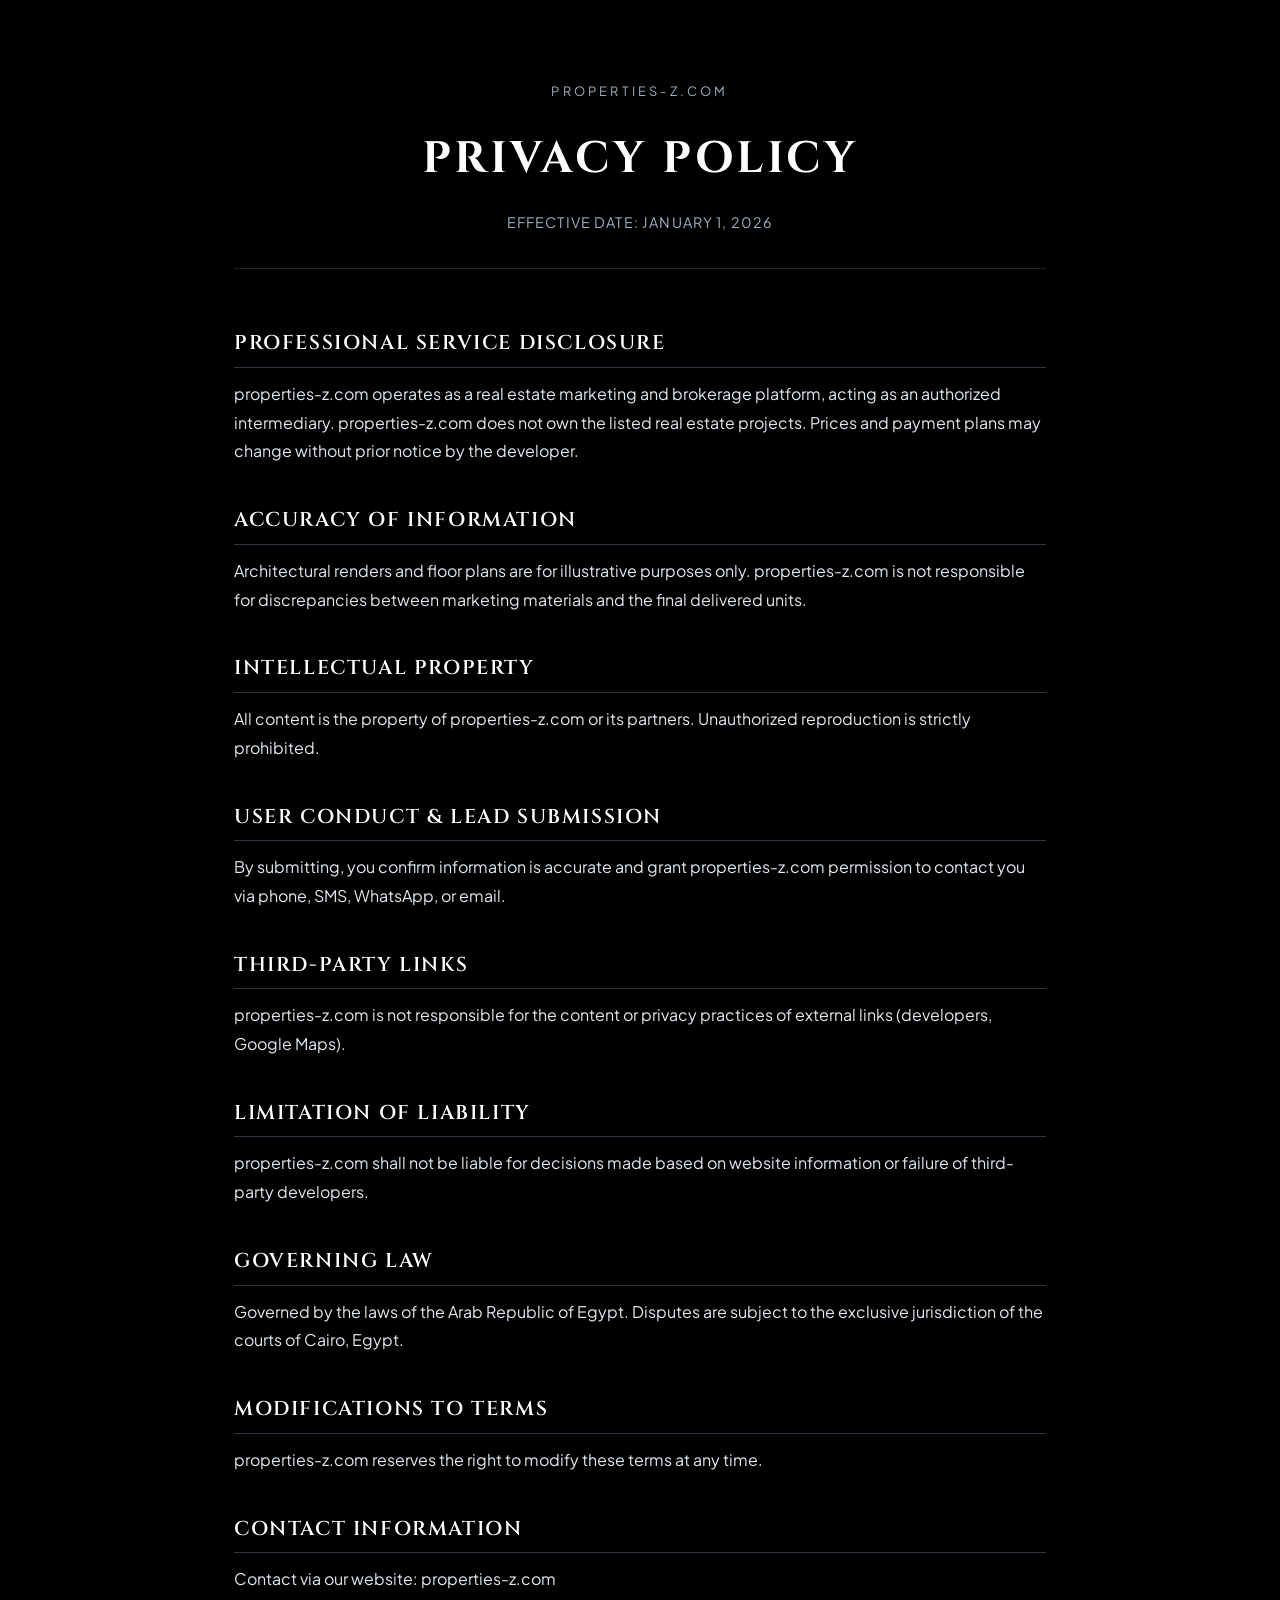
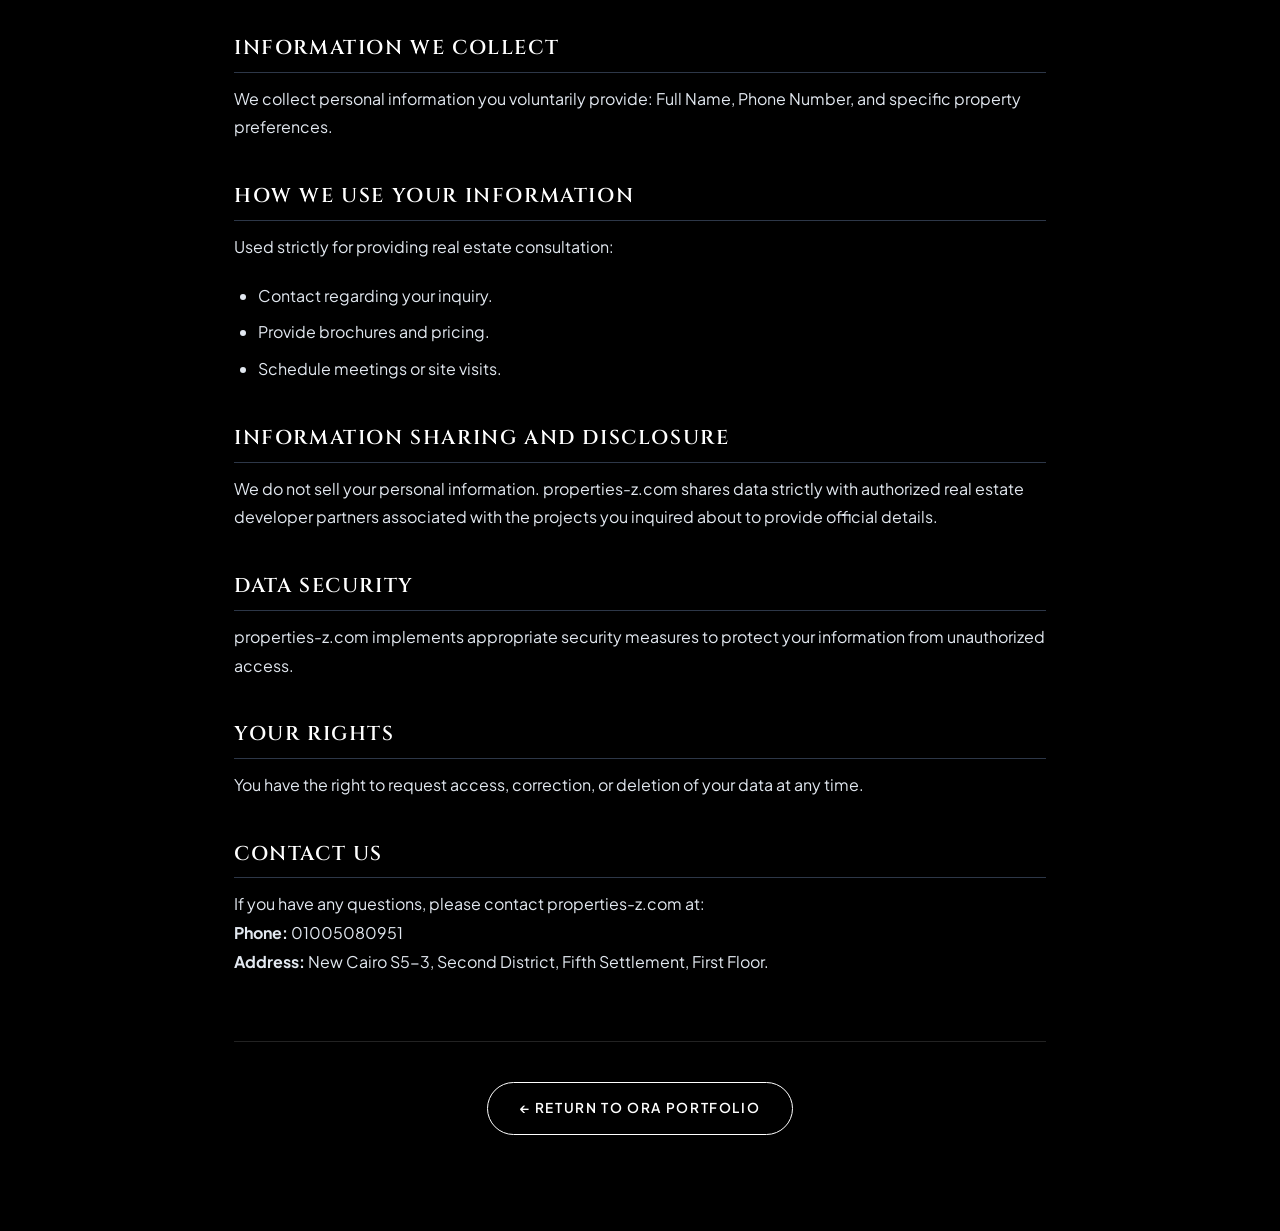
<file: privacy.html>
<!DOCTYPE html>
<html lang="en">
<head>
  <!-- Google tag (gtag.js) -->
  <script async src="https://www.googletagmanager.com/gtag/js?id=AW-17705943670"></script>
  <script>
    window.dataLayer = window.dataLayer || [];
    function gtag(){dataLayer.push(arguments);}
    gtag('js', new Date());

    gtag('config', 'AW-17705943670');
  </script>

  <!-- Event snippet for Outbound click WhatsApp conversion page
  In your html page, add the snippet and call gtag_report_conversion when someone clicks on the chosen link or button. -->
  <script>
  function gtag_report_conversion(url) {
    var callback = function () {
      if (typeof(url) != 'undefined') {
        window.location = url;
      }
    };
    gtag('event', 'conversion', {
        'send_to': 'AW-17705943670/x9dFCPPh9bobEPaE7fpB',
        'event_callback': callback
    });
    return false;
  }
  </script>

  <meta charset="UTF-8">
  <meta name="viewport" content="width=device-width, initial-scale=1.0">
  <title>Privacy Policy | properties-z.com</title>
  <meta name="description" content="Privacy Policy for properties-z.com real estate marketing and consultancy services.">
  <link rel="preconnect" href="https://fonts.googleapis.com">
  <link rel="preconnect" href="https://fonts.gstatic.com" crossorigin>
  <link href="https://fonts.googleapis.com/css2?family=Cinzel:wght@400;600;700&family=Plus+Jakarta+Sans:wght@300;400;500;600;700&display=swap" rel="stylesheet">
  <style>
    /* Perfectly centered layout using 100% white text on a solid black background */
    * {
      box-sizing: border-box;
      margin: 0;
      padding: 0;
    }

    body {
      background-color: #000000 !important;
      color: #FFFFFF !important;
      font-family: 'Plus Jakarta Sans', -apple-system, BlinkMacSystemFont, "Segoe UI", Roboto, sans-serif;
      min-height: 100vh;
      display: flex;
      flex-direction: column;
      align-items: center;
      justify-content: flex-start;
      line-height: 1.8;
      -webkit-font-smoothing: antialiased;
      -moz-osx-font-smoothing: grayscale;
    }

    .legal-container {
      width: 100%;
      max-width: 860px;
      margin: 0 auto;
      padding: 5rem 1.5rem 6rem 1.5rem;
    }

    .legal-header {
      text-align: center;
      margin-bottom: 3.5rem;
      border-bottom: 1px solid #222222;
      padding-bottom: 2rem;
    }

    .brand-subtext {
      font-size: 0.8rem;
      letter-spacing: 0.25em;
      text-transform: uppercase;
      color: #A0AEC0;
      margin-bottom: 1rem;
    }

    .legal-main-title {
      font-family: 'Cinzel', serif;
      font-size: clamp(2rem, 4vw, 2.75rem);
      font-weight: 700;
      letter-spacing: 0.08em;
      color: #FFFFFF;
      text-transform: uppercase;
      margin-bottom: 0.75rem;
    }

    .legal-timestamp {
      font-size: 0.9rem;
      color: #A0AEC0;
      letter-spacing: 0.08em;
      text-transform: uppercase;
    }

    .legal-body {
      text-align: left;
      font-size: 1rem;
      color: #FFFFFF;
    }

    .legal-body h2 {
      font-family: 'Cinzel', serif;
      font-size: 1.25rem;
      font-weight: 600;
      letter-spacing: 0.08em;
      color: #FFFFFF;
      text-transform: uppercase;
      margin-top: 2.25rem;
      margin-bottom: 0.75rem;
      border-bottom: 1px solid #2D3748;
      padding-bottom: 0.35rem;
    }

    .legal-body p {
      margin-bottom: 1.25rem;
      color: #E2E8F0;
    }

    .legal-body ul {
      margin-bottom: 1.25rem;
      padding-left: 1.5rem;
    }

    .legal-body li {
      margin-bottom: 0.5rem;
      color: #E2E8F0;
    }

    .legal-footer-nav {
      margin-top: 4rem;
      text-align: center;
      border-top: 1px solid #222222;
      padding-top: 2.5rem;
    }

    .btn-return-home {
      display: inline-flex;
      align-items: center;
      gap: 0.5rem;
      padding: 0.85rem 2rem;
      background: transparent;
      color: #FFFFFF;
      border: 1px solid #FFFFFF;
      border-radius: 9999px;
      text-decoration: none;
      font-size: 0.85rem;
      font-weight: 600;
      letter-spacing: 0.12em;
      text-transform: uppercase;
      transition: all 0.25s ease;
    }

    .btn-return-home:hover {
      background: #FFFFFF;
      color: #000000;
    }
  </style>
</head>
<body>

  <div class="legal-container">
    
    <header class="legal-header">
      <div class="brand-subtext">properties-z.com</div>
      <h1 class="legal-main-title">Privacy Policy</h1>
      <div class="legal-timestamp">Effective Date: January 1, 2026</div>
    </header>

    <div class="legal-body">
      <h2>Professional Service Disclosure</h2>
      <p>
        properties-z.com operates as a real estate marketing and brokerage platform, acting as an authorized intermediary. properties-z.com does not own the listed real estate projects. Prices and payment plans may change without prior notice by the developer.
      </p>

      <h2>Accuracy of Information</h2>
      <p>
        Architectural renders and floor plans are for illustrative purposes only. properties-z.com is not responsible for discrepancies between marketing materials and the final delivered units.
      </p>

      <h2>Intellectual Property</h2>
      <p>
        All content is the property of properties-z.com or its partners. Unauthorized reproduction is strictly prohibited.
      </p>

      <h2>User Conduct &amp; Lead Submission</h2>
      <p>
        By submitting, you confirm information is accurate and grant properties-z.com permission to contact you via phone, SMS, WhatsApp, or email.
      </p>

      <h2>Third-Party Links</h2>
      <p>
        properties-z.com is not responsible for the content or privacy practices of external links (developers, Google Maps).
      </p>

      <h2>Limitation of Liability</h2>
      <p>
        properties-z.com shall not be liable for decisions made based on website information or failure of third-party developers.
      </p>

      <h2>Governing Law</h2>
      <p>
        Governed by the laws of the Arab Republic of Egypt. Disputes are subject to the exclusive jurisdiction of the courts of Cairo, Egypt.
      </p>

      <h2>Modifications to Terms</h2>
      <p>
        properties-z.com reserves the right to modify these terms at any time.
      </p>

      <h2>Contact Information</h2>
      <p>
        Contact via our website: properties-z.com
      </p>

      <h2>Information We Collect</h2>
      <p>
        We collect personal information you voluntarily provide: Full Name, Phone Number, and specific property preferences.
      </p>

      <h2>How We Use Your Information</h2>
      <p>Used strictly for providing real estate consultation:</p>
      <ul>
        <li>Contact regarding your inquiry.</li>
        <li>Provide brochures and pricing.</li>
        <li>Schedule meetings or site visits.</li>
      </ul>

      <h2>Information Sharing and Disclosure</h2>
      <p>
        We do not sell your personal information. properties-z.com shares data strictly with authorized real estate developer partners associated with the projects you inquired about to provide official details.
      </p>

      <h2>Data Security</h2>
      <p>
        properties-z.com implements appropriate security measures to protect your information from unauthorized access.
      </p>

      <h2>Your Rights</h2>
      <p>
        You have the right to request access, correction, or deletion of your data at any time.
      </p>

      <h2>Contact Us</h2>
      <p>
        If you have any questions, please contact properties-z.com at:<br>
        <strong>Phone:</strong> 01005080951<br>
        <strong>Address:</strong> New Cairo S5-3, Second District, Fifth Settlement, First Floor.
      </p>
    </div>

    <footer class="legal-footer-nav">
      <a href="index.html" class="btn-return-home">
        &larr; Return to ORA Portfolio
      </a>
    </footer>

  </div>

</body>
</html>
</file>
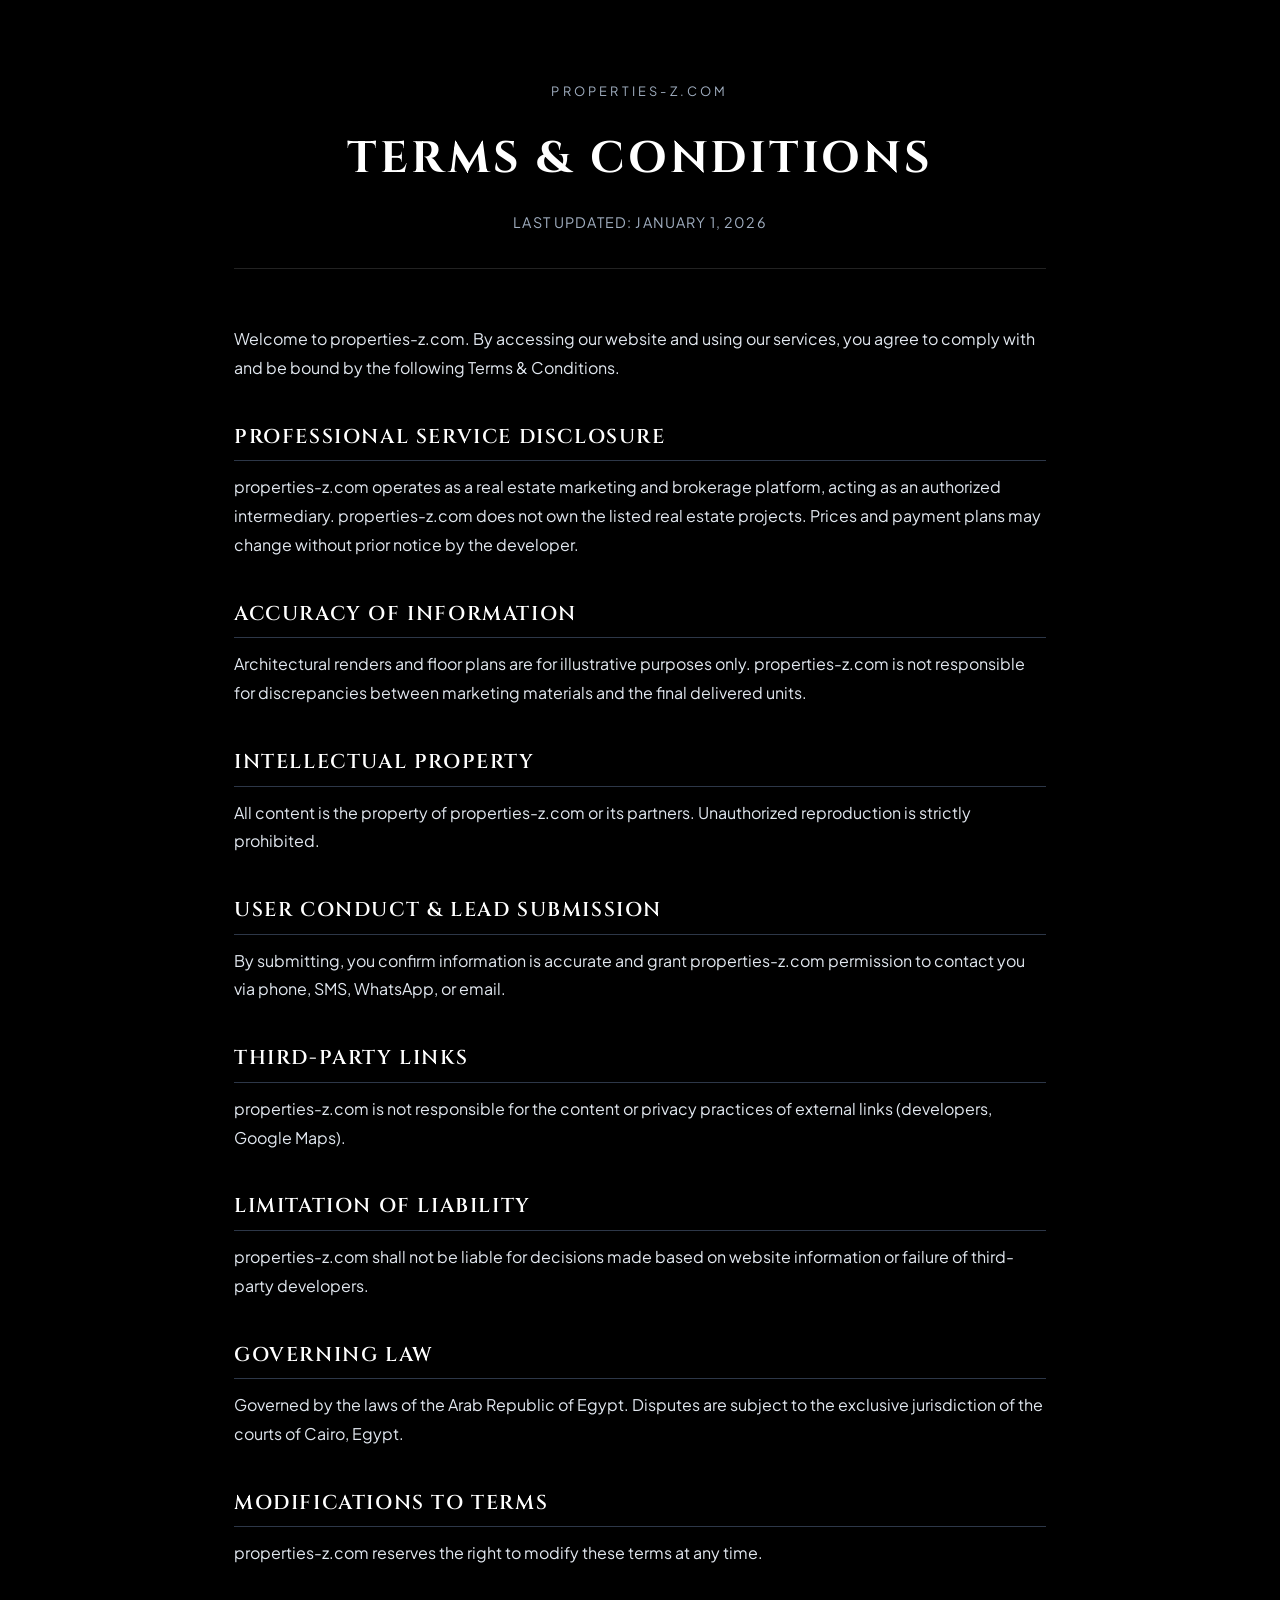
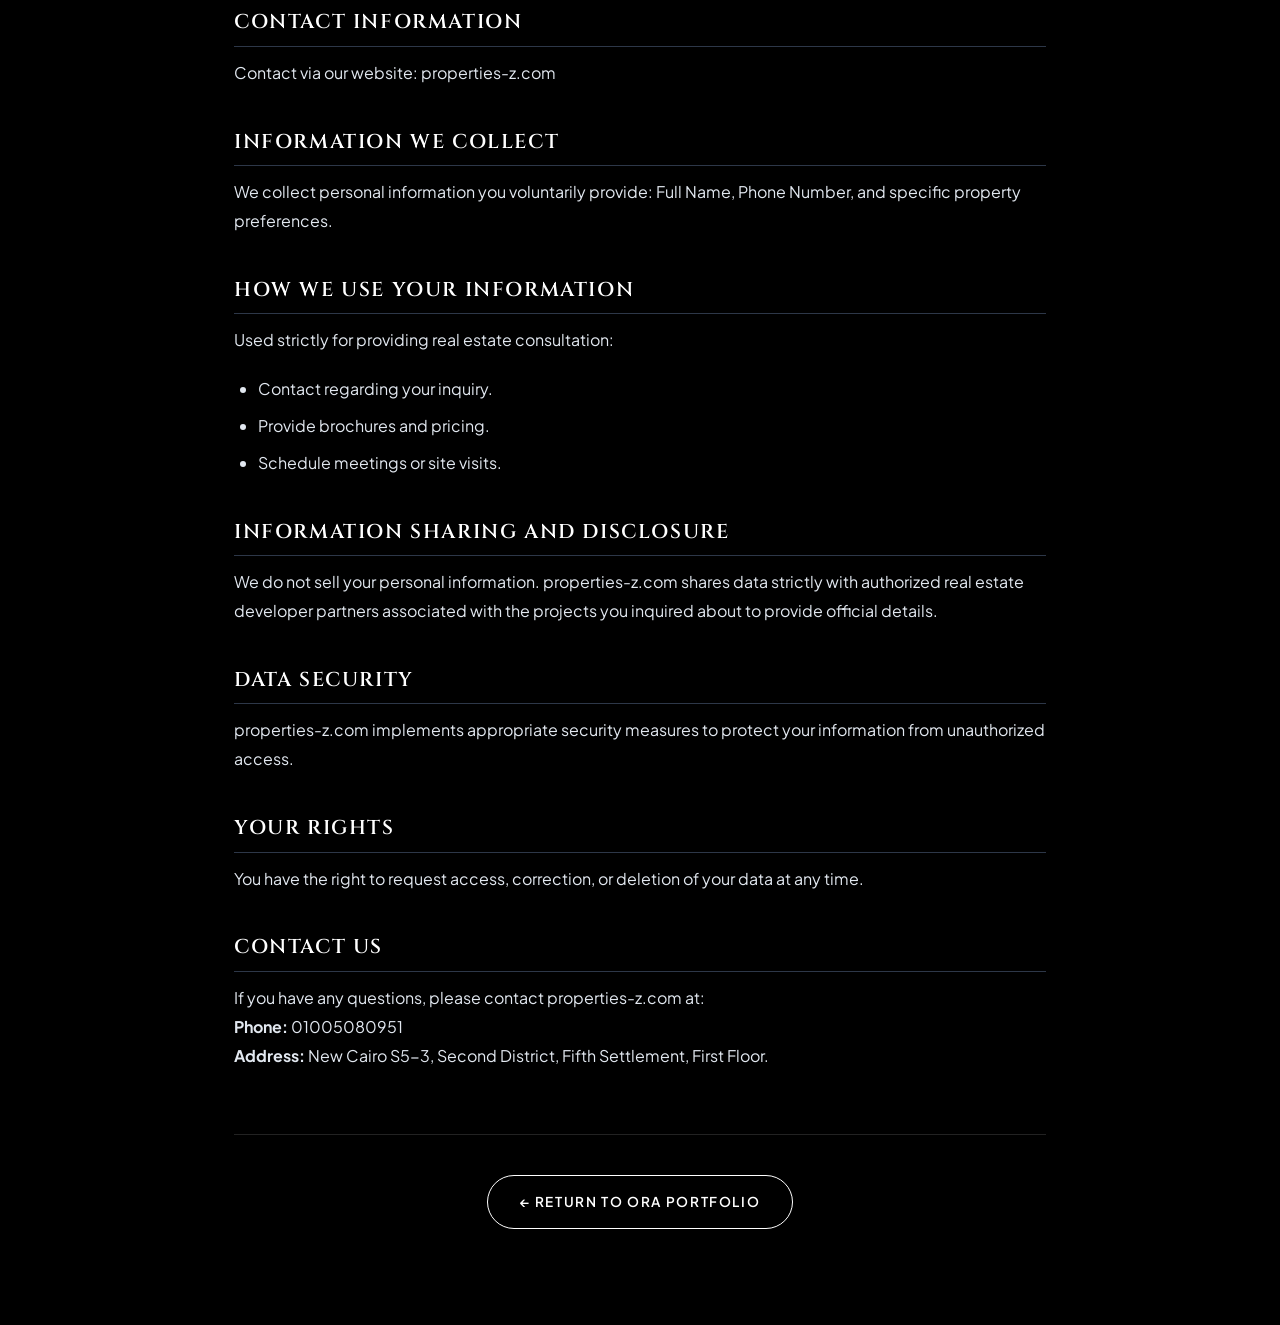
<file: terms.html>
<!DOCTYPE html>
<html lang="en">
<head>
  <!-- Google tag (gtag.js) -->
  <script async src="https://www.googletagmanager.com/gtag/js?id=AW-17705943670"></script>
  <script>
    window.dataLayer = window.dataLayer || [];
    function gtag(){dataLayer.push(arguments);}
    gtag('js', new Date());

    gtag('config', 'AW-17705943670');
  </script>

  <!-- Event snippet for Outbound click WhatsApp conversion page
  In your html page, add the snippet and call gtag_report_conversion when someone clicks on the chosen link or button. -->
  <script>
  function gtag_report_conversion(url) {
    var callback = function () {
      if (typeof(url) != 'undefined') {
        window.location = url;
      }
    };
    gtag('event', 'conversion', {
        'send_to': 'AW-17705943670/x9dFCPPh9bobEPaE7fpB',
        'event_callback': callback
    });
    return false;
  }
  </script>

  <meta charset="UTF-8">
  <meta name="viewport" content="width=device-width, initial-scale=1.0">
  <title>Terms & Conditions | properties-z.com</title>
  <meta name="description" content="Terms & Conditions for properties-z.com real estate marketing and consultancy services.">
  <link rel="preconnect" href="https://fonts.googleapis.com">
  <link rel="preconnect" href="https://fonts.gstatic.com" crossorigin>
  <link href="https://fonts.googleapis.com/css2?family=Cinzel:wght@400;600;700&family=Plus+Jakarta+Sans:wght@300;400;500;600;700&display=swap" rel="stylesheet">
  <style>
    /* Perfectly centered layout using 100% white text on a solid black background */
    * {
      box-sizing: border-box;
      margin: 0;
      padding: 0;
    }

    body {
      background-color: #000000 !important;
      color: #FFFFFF !important;
      font-family: 'Plus Jakarta Sans', -apple-system, BlinkMacSystemFont, "Segoe UI", Roboto, sans-serif;
      min-height: 100vh;
      display: flex;
      flex-direction: column;
      align-items: center;
      justify-content: flex-start;
      line-height: 1.8;
      -webkit-font-smoothing: antialiased;
      -moz-osx-font-smoothing: grayscale;
    }

    .legal-container {
      width: 100%;
      max-width: 860px;
      margin: 0 auto;
      padding: 5rem 1.5rem 6rem 1.5rem;
    }

    .legal-header {
      text-align: center;
      margin-bottom: 3.5rem;
      border-bottom: 1px solid #222222;
      padding-bottom: 2rem;
    }

    .brand-subtext {
      font-size: 0.8rem;
      letter-spacing: 0.25em;
      text-transform: uppercase;
      color: #A0AEC0;
      margin-bottom: 1rem;
    }

    .legal-main-title {
      font-family: 'Cinzel', serif;
      font-size: clamp(2rem, 4vw, 2.75rem);
      font-weight: 700;
      letter-spacing: 0.08em;
      color: #FFFFFF;
      text-transform: uppercase;
      margin-bottom: 0.75rem;
    }

    .legal-timestamp {
      font-size: 0.9rem;
      color: #A0AEC0;
      letter-spacing: 0.08em;
      text-transform: uppercase;
    }

    .legal-body {
      text-align: left;
      font-size: 1rem;
      color: #FFFFFF;
    }

    .legal-body h2 {
      font-family: 'Cinzel', serif;
      font-size: 1.25rem;
      font-weight: 600;
      letter-spacing: 0.08em;
      color: #FFFFFF;
      text-transform: uppercase;
      margin-top: 2.25rem;
      margin-bottom: 0.75rem;
      border-bottom: 1px solid #2D3748;
      padding-bottom: 0.35rem;
    }

    .legal-body p {
      margin-bottom: 1.25rem;
      color: #E2E8F0;
    }

    .legal-body ul {
      margin-bottom: 1.25rem;
      padding-left: 1.5rem;
    }

    .legal-body li {
      margin-bottom: 0.5rem;
      color: #E2E8F0;
    }

    .legal-footer-nav {
      margin-top: 4rem;
      text-align: center;
      border-top: 1px solid #222222;
      padding-top: 2.5rem;
    }

    .btn-return-home {
      display: inline-flex;
      align-items: center;
      gap: 0.5rem;
      padding: 0.85rem 2rem;
      background: transparent;
      color: #FFFFFF;
      border: 1px solid #FFFFFF;
      border-radius: 9999px;
      text-decoration: none;
      font-size: 0.85rem;
      font-weight: 600;
      letter-spacing: 0.12em;
      text-transform: uppercase;
      transition: all 0.25s ease;
    }

    .btn-return-home:hover {
      background: #FFFFFF;
      color: #000000;
    }
  </style>
</head>
<body>

  <div class="legal-container">
    
    <header class="legal-header">
      <div class="brand-subtext">properties-z.com</div>
      <h1 class="legal-main-title">Terms &amp; Conditions</h1>
      <div class="legal-timestamp">Last updated: January 1, 2026</div>
    </header>

    <div class="legal-body">
      <p>
        Welcome to properties-z.com. By accessing our website and using our services, you agree to comply with and be bound by the following Terms &amp; Conditions.
      </p>

      <h2>Professional Service Disclosure</h2>
      <p>
        properties-z.com operates as a real estate marketing and brokerage platform, acting as an authorized intermediary. properties-z.com does not own the listed real estate projects. Prices and payment plans may change without prior notice by the developer.
      </p>

      <h2>Accuracy of Information</h2>
      <p>
        Architectural renders and floor plans are for illustrative purposes only. properties-z.com is not responsible for discrepancies between marketing materials and the final delivered units.
      </p>

      <h2>Intellectual Property</h2>
      <p>
        All content is the property of properties-z.com or its partners. Unauthorized reproduction is strictly prohibited.
      </p>

      <h2>User Conduct &amp; Lead Submission</h2>
      <p>
        By submitting, you confirm information is accurate and grant properties-z.com permission to contact you via phone, SMS, WhatsApp, or email.
      </p>

      <h2>Third-Party Links</h2>
      <p>
        properties-z.com is not responsible for the content or privacy practices of external links (developers, Google Maps).
      </p>

      <h2>Limitation of Liability</h2>
      <p>
        properties-z.com shall not be liable for decisions made based on website information or failure of third-party developers.
      </p>

      <h2>Governing Law</h2>
      <p>
        Governed by the laws of the Arab Republic of Egypt. Disputes are subject to the exclusive jurisdiction of the courts of Cairo, Egypt.
      </p>

      <h2>Modifications to Terms</h2>
      <p>
        properties-z.com reserves the right to modify these terms at any time.
      </p>

      <h2>Contact Information</h2>
      <p>
        Contact via our website: properties-z.com
      </p>

      <h2>Information We Collect</h2>
      <p>
        We collect personal information you voluntarily provide: Full Name, Phone Number, and specific property preferences.
      </p>

      <h2>How We Use Your Information</h2>
      <p>Used strictly for providing real estate consultation:</p>
      <ul>
        <li>Contact regarding your inquiry.</li>
        <li>Provide brochures and pricing.</li>
        <li>Schedule meetings or site visits.</li>
      </ul>

      <h2>Information Sharing and Disclosure</h2>
      <p>
        We do not sell your personal information. properties-z.com shares data strictly with authorized real estate developer partners associated with the projects you inquired about to provide official details.
      </p>

      <h2>Data Security</h2>
      <p>
        properties-z.com implements appropriate security measures to protect your information from unauthorized access.
      </p>

      <h2>Your Rights</h2>
      <p>
        You have the right to request access, correction, or deletion of your data at any time.
      </p>

      <h2>Contact Us</h2>
      <p>
        If you have any questions, please contact properties-z.com at:<br>
        <strong>Phone:</strong> 01005080951<br>
        <strong>Address:</strong> New Cairo S5-3, Second District, Fifth Settlement, First Floor.
      </p>
    </div>

    <footer class="legal-footer-nav">
      <a href="index.html" class="btn-return-home">
        &larr; Return to ORA Portfolio
      </a>
    </footer>

  </div>

</body>
</html>
</file>
<file: assets/css/styles.css>
/* ==========================================================================
   ORA DEVELOPERS — PREMIER LUXURY PORTFOLIO (SILVERSANDS, ZED EAST, ZED WEST)
   By properties-z.com
   Aesthetic Architecture: Calm Luxury (STRICT ZERO GOLD POLICY)
   ========================================================================== */

:root {
  /* Strict Zero Gold Policy Architectural Palette */
  --bg-pure-white: #FFFFFF;
  --bg-alabaster: #FAFBFD;
  --bg-stone-50: #F8F9FA;
  --bg-stone-100: #F1F3F5;
  --bg-stone-200: #E9ECEF;
  
  --border-light: #E2E8F0;
  --border-medium: #CBD5E1;
  --border-subtle: rgba(226, 232, 240, 0.85);
  
  --text-charcoal: #1A202C;
  --text-slate-dark: #2D3748;
  --text-slate-muted: #64748B;
  --text-slate-light: #94A3B8;
  
  --accent-slate: #1E293B;
  --accent-charcoal-black: #0F172A;
  
  /* WhatsApp Vibrant Green */
  --whatsapp-green: #25D366;
  --whatsapp-green-hover: #20BD5A;
  
  /* Frosted Glass Cards */
  --card-bg-frosted: rgba(255, 255, 255, 0.92);
  --card-blur: 16px;
  
  /* Shadows */
  --shadow-subtle: 0 4px 20px -2px rgba(15, 23, 42, 0.04);
  --shadow-card: 0 10px 30px -10px rgba(15, 23, 42, 0.07), 0 4px 6px -2px rgba(15, 23, 42, 0.02);
  --shadow-card-hover: 0 20px 40px -12px rgba(15, 23, 42, 0.12), 0 8px 12px -4px rgba(15, 23, 42, 0.03);
  --shadow-dropdown: 0 20px 25px -5px rgba(0, 0, 0, 0.1), 0 8px 10px -6px rgba(0, 0, 0, 0.06);
}

* {
  margin: 0;
  padding: 0;
  box-sizing: border-box;
}

html {
  scroll-behavior: smooth;
  font-family: 'Plus Jakarta Sans', -apple-system, BlinkMacSystemFont, "Segoe UI", Roboto, sans-serif;
  background-color: var(--bg-alabaster);
  color: var(--text-charcoal);
  -webkit-font-smoothing: antialiased;
  -moz-osx-font-smoothing: grayscale;
}

body {
  margin: 0;
  padding: 0;
  background-color: var(--bg-alabaster);
  overflow-x: hidden;
  line-height: 1.6;
}

/* Typography Helpers */
.font-serif-luxury {
  font-family: 'Cinzel', 'Playfair Display', Georgia, serif;
}

.font-sans-modern {
  font-family: 'Plus Jakarta Sans', -apple-system, BlinkMacSystemFont, "Segoe UI", Roboto, sans-serif;
}

/* ==========================================================================
   HERO SECTION (INVEST IN EXCELLENCE — DISCOVER THE LUXURY)
   Starts directly at viewport top (top: 0). STRICTLY NO Sticky Header Bar.
   ========================================================================== */
.hero-wrapper {
  position: relative;
  width: 100%;
  min-height: 100vh;
  margin: 0;
  padding: 0;
  top: 0;
  overflow: hidden;
  display: flex;
  flex-direction: column;
  justify-content: space-between;
}

.hero-bg-image {
  position: absolute;
  top: 0;
  left: 0;
  width: 100%;
  height: 100%;
  object-fit: cover;
  object-position: center;
  z-index: 1;
  transform: scale(1.02);
  transition: transform 12s ease-out;
}

.hero-overlay {
  position: absolute;
  top: 0;
  left: 0;
  width: 100%;
  height: 100%;
  background: linear-gradient(
    180deg,
    rgba(255, 255, 255, 0.95) 0%,
    rgba(255, 255, 255, 0.88) 32%,
    rgba(255, 255, 255, 0.78) 65%,
    rgba(250, 251, 253, 0.98) 100%
  );
  z-index: 2;
  backdrop-filter: blur(3px);
  -webkit-backdrop-filter: blur(3px);
}

.hero-content {
  position: relative;
  z-index: 3;
  width: 100%;
  max-width: 1240px;
  margin: 0 auto;
  padding: 3rem 1.5rem 4.5rem 1.5rem;
  display: flex;
  flex-direction: column;
  align-items: center;
}

/* Brand Emblem & Official Logo */
.brand-container {
  display: flex;
  flex-direction: column;
  align-items: center;
  text-align: center;
  margin-bottom: 2rem;
}

.official-brand-logo-xl {
  width: 280px;
  max-width: 82vw;
  height: auto;
  display: block;
  margin: 0 auto 0.6rem auto;
  object-fit: contain;
  transition: transform 0.3s ease;
}

.official-brand-logo-xl:hover {
  transform: scale(1.02);
}

.brand-subbranding {
  font-family: 'Plus Jakarta Sans', sans-serif;
  font-size: 0.82rem;
  font-weight: 600;
  letter-spacing: 0.28em;
  text-transform: uppercase;
  color: var(--text-slate-muted);
}

/* Portfolio Pre-title Badge */
.portfolio-badge {
  display: inline-flex;
  align-items: center;
  gap: 0.5rem;
  padding: 0.45rem 1.25rem;
  background: rgba(255, 255, 255, 0.85);
  border: 1px solid var(--border-light);
  border-radius: 9999px;
  font-size: 0.75rem;
  font-weight: 700;
  letter-spacing: 0.2em;
  text-transform: uppercase;
  color: var(--text-slate-dark);
  margin-bottom: 1.25rem;
  backdrop-filter: blur(8px);
}

.portfolio-badge-dot {
  width: 6px;
  height: 6px;
  border-radius: 50%;
  background-color: var(--text-charcoal);
}

/* Main Headline */
.hero-headline {
  font-family: 'Cinzel', serif;
  font-size: clamp(2rem, 5vw, 3.4rem);
  font-weight: 700;
  line-height: 1.2;
  text-align: center;
  color: var(--text-charcoal);
  letter-spacing: 0.03em;
  max-width: 980px;
  margin-bottom: 1.15rem;
  text-transform: uppercase;
}

.hero-subtitle {
  font-size: clamp(1rem, 2vw, 1.2rem);
  font-weight: 400;
  text-align: center;
  color: var(--text-slate-dark);
  max-width: 780px;
  line-height: 1.65;
  margin-bottom: 2.25rem;
}

/* Key Highlights Line (Minimalist Badges) */
.highlights-container {
  display: flex;
  flex-wrap: wrap;
  justify-content: center;
  align-items: center;
  gap: 0.85rem;
  margin-bottom: 2.75rem;
  width: 100%;
  max-width: 980px;
}

.highlight-badge {
  display: inline-flex;
  align-items: center;
  gap: 0.55rem;
  padding: 0.6rem 1.2rem;
  background: var(--card-bg-frosted);
  border: 1px solid var(--border-light);
  border-radius: 9999px;
  font-size: 0.85rem;
  font-weight: 600;
  letter-spacing: 0.04em;
  color: var(--text-charcoal);
  backdrop-filter: blur(var(--card-blur));
  -webkit-backdrop-filter: blur(var(--card-blur));
  box-shadow: var(--shadow-subtle);
  transition: all 0.25s ease;
}

.highlight-badge:hover {
  border-color: var(--border-medium);
  transform: translateY(-2px);
  box-shadow: var(--shadow-card);
}

.highlight-badge svg {
  width: 16px;
  height: 16px;
  stroke: var(--text-slate-dark);
  flex-shrink: 0;
}

/* ==========================================================================
   SOLANA EAST (GARDINN) INVENTORY & PRICING SUMMARY
   ========================================================================== */
.solana-inventory-card {
  width: 100%;
  max-width: 980px;
  background: var(--card-bg-frosted);
  border: 1px solid var(--border-light);
  border-radius: 20px;
  padding: 2.25rem 2.25rem 2rem 2.25rem;
  box-shadow: var(--shadow-card);
  backdrop-filter: blur(var(--card-blur));
  -webkit-backdrop-filter: blur(var(--card-blur));
  margin-bottom: 2.75rem;
  text-align: center;
}

.inventory-header {
  margin-bottom: 1.5rem;
}

.inventory-badge-tag {
  display: inline-block;
  font-size: 0.72rem;
  font-weight: 700;
  letter-spacing: 0.22em;
  text-transform: uppercase;
  color: var(--text-slate-muted);
  margin-bottom: 0.4rem;
}

.inventory-title {
  font-family: 'Cinzel', serif;
  font-size: 1.45rem;
  font-weight: 700;
  letter-spacing: 0.08em;
  color: var(--text-charcoal);
  text-transform: uppercase;
}

.inventory-grid {
  display: grid;
  grid-template-columns: repeat(4, 1fr);
  gap: 1rem;
  margin-bottom: 1.5rem;
}

.inventory-item {
  background: var(--bg-pure-white);
  border: 1px solid var(--border-light);
  border-radius: 12px;
  padding: 1.25rem 1rem;
  display: flex;
  flex-direction: column;
  justify-content: space-between;
  text-align: left;
  transition: all 0.25s ease;
  box-shadow: var(--shadow-subtle);
}

.inventory-item:hover {
  transform: translateY(-2px);
  border-color: var(--border-medium);
  box-shadow: var(--shadow-card);
}

.inventory-item-typology {
  font-size: 0.85rem;
  font-weight: 700;
  color: var(--text-charcoal);
  margin-bottom: 0.35rem;
  line-height: 1.3;
}

.inventory-item-area {
  font-size: 0.78rem;
  color: var(--text-slate-muted);
  font-weight: 600;
  margin-bottom: 0.85rem;
}

.inventory-item-price-label {
  font-size: 0.7rem;
  text-transform: uppercase;
  letter-spacing: 0.08em;
  color: var(--text-slate-light);
  font-weight: 600;
}

.inventory-item-price {
  font-family: 'Cinzel', serif;
  font-size: 1.15rem;
  font-weight: 700;
  color: var(--text-charcoal);
  margin-top: 0.2rem;
}

.payment-plan-banner {
  background: var(--bg-stone-50);
  border: 1px solid var(--border-light);
  border-radius: 12px;
  padding: 1.1rem 1.5rem;
  display: flex;
  align-items: center;
  justify-content: space-between;
  gap: 1.5rem;
  flex-wrap: wrap;
}

.payment-plan-details {
  display: flex;
  align-items: center;
  gap: 0.75rem;
  text-align: left;
  font-size: 0.92rem;
  font-weight: 700;
  color: var(--text-charcoal);
}

.payment-plan-details svg {
  width: 20px;
  height: 20px;
  stroke: var(--text-slate-dark);
  flex-shrink: 0;
}

@media (max-width: 900px) {
  .inventory-grid {
    grid-template-columns: repeat(2, 1fr);
  }
}

@media (max-width: 600px) {
  .inventory-grid {
    grid-template-columns: 1fr;
  }
  .solana-inventory-card {
    padding: 1.5rem 1.25rem;
  }
  .payment-plan-banner {
    flex-direction: column;
    text-align: center;
    justify-content: center;
  }
  .payment-plan-details {
    flex-direction: column;
    text-align: center;
  }
}

/* ==========================================================================
   LEAD CAPTURE FORM (FROSTED GLASS CONTAINER)
   ========================================================================== */
.lead-form-card {
  width: 100%;
  max-width: 520px;
  background: var(--card-bg-frosted);
  border: 1px solid var(--border-light);
  border-radius: 20px;
  padding: 2.25rem 2rem;
  box-shadow: var(--shadow-card);
  backdrop-filter: blur(var(--card-blur));
  -webkit-backdrop-filter: blur(var(--card-blur));
  position: relative;
  z-index: 10;
}

.form-header {
  text-align: center;
  margin-bottom: 1.75rem;
}

.form-title {
  font-family: 'Cinzel', serif;
  font-size: 1.35rem;
  font-weight: 700;
  letter-spacing: 0.12em;
  color: var(--text-charcoal);
  text-transform: uppercase;
  margin-bottom: 0.35rem;
}

.form-subtitle {
  font-size: 0.875rem;
  color: var(--text-slate-muted);
  font-weight: 400;
}

.form-group {
  margin-bottom: 1.35rem;
}

.form-label {
  display: block;
  font-size: 0.8rem;
  font-weight: 600;
  letter-spacing: 0.05em;
  text-transform: uppercase;
  color: var(--text-slate-dark);
  margin-bottom: 0.45rem;
}

.form-input {
  width: 100%;
  height: 50px;
  padding: 0 1.15rem;
  background: var(--bg-pure-white);
  border: 1px solid var(--border-light);
  border-radius: 10px;
  font-size: 0.95rem;
  font-family: inherit;
  color: var(--text-charcoal);
  transition: all 0.2s ease;
  outline: none;
}

.form-input:focus {
  border-color: var(--text-charcoal);
  box-shadow: 0 0 0 3px rgba(26, 32, 44, 0.08);
}

/* Country Selector & Phone Group */
.phone-input-group {
  display: flex;
  align-items: center;
  gap: 0.5rem;
  position: relative;
}

.country-select-button {
  height: 50px;
  padding: 0 0.85rem;
  background: var(--bg-pure-white);
  border: 1px solid var(--border-light);
  border-radius: 10px;
  display: flex;
  align-items: center;
  gap: 0.4rem;
  cursor: pointer;
  font-size: 0.9rem;
  font-weight: 600;
  color: var(--text-charcoal);
  transition: all 0.2s ease;
  flex-shrink: 0;
  user-select: none;
}

.country-select-button:hover,
.country-select-button:focus {
  border-color: var(--text-charcoal);
}

.country-dropdown-menu {
  position: absolute;
  top: 56px;
  left: 0;
  width: 290px;
  max-width: 90vw;
  background: var(--bg-pure-white);
  border: 1px solid var(--border-light);
  border-radius: 12px;
  box-shadow: var(--shadow-dropdown);
  z-index: 100;
  display: none;
  overflow: hidden;
  animation: fadeInDown 0.2s ease;
}

.country-dropdown-menu.active {
  display: block;
}

.country-search-input {
  width: 100%;
  height: 42px;
  padding: 0 0.9rem;
  border: none;
  border-bottom: 1px solid var(--border-light);
  outline: none;
  font-size: 0.85rem;
  background: var(--bg-stone-50);
}

.country-list-scroll {
  max-height: 230px;
  overflow-y: auto;
}

.country-option {
  padding: 0.6rem 0.9rem;
  display: flex;
  align-items: center;
  justify-content: space-between;
  cursor: pointer;
  font-size: 0.85rem;
  transition: background 0.15s ease;
}

.country-option:hover {
  background: var(--bg-stone-100);
}

.country-option.selected {
  background: var(--bg-stone-200);
  font-weight: 600;
}

/* Submit Button: Solid Dark Charcoal with White Uppercase Text */
.btn-submit {
  width: 100%;
  height: 52px;
  background: var(--text-charcoal);
  color: var(--bg-pure-white);
  border: none;
  border-radius: 10px;
  font-size: 0.9rem;
  font-weight: 700;
  letter-spacing: 0.16em;
  text-transform: uppercase;
  cursor: pointer;
  transition: all 0.25s ease;
  display: flex;
  align-items: center;
  justify-content: center;
  gap: 0.5rem;
  margin-top: 0.5rem;
}

.btn-submit:hover {
  background: var(--accent-charcoal-black);
  transform: translateY(-1px);
  box-shadow: 0 6px 16px rgba(15, 23, 42, 0.18);
}

.btn-submit:disabled {
  opacity: 0.7;
  cursor: not-allowed;
}

/* Form Disclaimer Box (Location A) */
.form-disclaimer-box {
  margin-top: 1.4rem;
  text-align: center;
  border-top: 1px solid var(--border-light);
  padding-top: 1.15rem;
}

.legal-notice-text {
  font-size: 0.73rem;
  line-height: 1.55;
  color: var(--text-slate-muted);
  margin-bottom: 0.65rem;
}

.legal-links-row {
  display: flex;
  align-items: center;
  justify-content: center;
  gap: 0.75rem;
  font-size: 0.76rem;
}

.legal-link-clean {
  color: var(--text-slate-dark);
  text-decoration: underline;
  text-underline-offset: 3px;
  font-weight: 600;
  transition: color 0.2s ease;
}

.legal-link-clean:hover {
  color: var(--text-charcoal);
}

/* ==========================================================================
   2. DEDICATED PROJECT SECTIONS
   ========================================================================== */
.project-fullwidth-section {
  width: 100%;
  padding: 6.5rem 1.5rem;
  position: relative;
  border-bottom: 1px solid var(--border-light);
}

.section-bg-white {
  background-color: var(--bg-pure-white);
}

.section-bg-stone {
  background-color: var(--bg-stone-50);
}

.project-section-container {
  width: 100%;
  max-width: 1240px;
  margin: 0 auto;
  display: grid;
  grid-template-columns: 1.1fr 1fr;
  gap: 4.5rem;
  align-items: center;
}

.project-section-container.reverse-layout {
  grid-template-columns: 1fr 1.1fr;
}

.project-section-container.reverse-layout .project-visual-column {
  order: 2;
}

.project-section-container.reverse-layout .project-info-column {
  order: 1;
}

/* Visual Column */
.project-visual-column {
  position: relative;
  border-radius: 20px;
  overflow: hidden;
  box-shadow: var(--shadow-card);
  border: 1px solid var(--border-light);
  background: var(--bg-stone-100);
}

.project-visual-image {
  width: 100%;
  height: 480px;
  object-fit: cover;
  display: block;
  transition: transform 0.8s cubic-bezier(0.16, 1, 0.3, 1);
}

.project-visual-column:hover .project-visual-image {
  transform: scale(1.035);
}

.project-visual-badge-overlay {
  position: absolute;
  top: 1.25rem;
  left: 1.25rem;
  background: rgba(15, 23, 42, 0.82);
  color: #FFFFFF;
  padding: 0.4rem 0.95rem;
  border-radius: 9999px;
  font-size: 0.72rem;
  font-weight: 700;
  letter-spacing: 0.14em;
  text-transform: uppercase;
  backdrop-filter: blur(8px);
}

.project-logo-badge-overlay {
  position: absolute;
  bottom: 1.25rem;
  right: 1.25rem;
  background: rgba(255, 255, 255, 0.92);
  padding: 0.55rem 0.95rem;
  border-radius: 12px;
  border: 1px solid var(--border-light);
  box-shadow: var(--shadow-subtle);
  backdrop-filter: blur(10px);
  display: flex;
  align-items: center;
  justify-content: center;
}

.project-logo-badge-overlay img {
  height: 28px;
  width: auto;
  object-fit: contain;
}

/* Project Info Column */
.project-info-column {
  display: flex;
  flex-direction: column;
}

.project-header-badge {
  display: inline-flex;
  align-items: center;
  gap: 0.4rem;
  font-size: 0.74rem;
  font-weight: 700;
  letter-spacing: 0.18em;
  text-transform: uppercase;
  color: var(--text-slate-muted);
  margin-bottom: 0.85rem;
}

.project-title {
  font-family: 'Cinzel', serif;
  font-size: clamp(2rem, 3.5vw, 2.75rem);
  font-weight: 700;
  letter-spacing: 0.02em;
  color: var(--text-charcoal);
  margin-bottom: 1.15rem;
  line-height: 1.2;
}

.project-narrative-text {
  font-size: 1.02rem;
  line-height: 1.75;
  color: var(--text-slate-dark);
  margin-bottom: 2rem;
}

/* Pricing & Terms Box */
.project-financial-box {
  background: var(--card-bg-frosted);
  border: 1px solid var(--border-light);
  border-radius: 14px;
  padding: 1.25rem 1.5rem;
  margin-bottom: 2rem;
  box-shadow: var(--shadow-subtle);
}

.financial-price-row {
  display: flex;
  justify-content: space-between;
  align-items: baseline;
  padding-bottom: 0.75rem;
  border-bottom: 1px solid var(--border-light);
  margin-bottom: 0.75rem;
}

.financial-label {
  font-size: 0.8rem;
  text-transform: uppercase;
  letter-spacing: 0.08em;
  color: var(--text-slate-muted);
  font-weight: 600;
}

.financial-price-val {
  font-family: 'Cinzel', serif;
  font-size: 1.6rem;
  font-weight: 700;
  color: var(--text-charcoal);
  letter-spacing: 0.02em;
}

.financial-terms-row {
  display: flex;
  align-items: center;
  gap: 0.75rem;
  font-size: 0.88rem;
  font-weight: 600;
  color: var(--text-slate-dark);
}

.financial-terms-row svg {
  stroke: var(--text-slate-muted);
  flex-shrink: 0;
}

/* Minimalist Highlights Grid */
.project-highlights-grid {
  display: grid;
  grid-template-columns: repeat(2, 1fr);
  gap: 0.85rem;
  margin-bottom: 2.25rem;
}

.project-highlight-item {
  display: flex;
  align-items: center;
  gap: 0.65rem;
  background: var(--bg-pure-white);
  border: 1px solid var(--border-light);
  padding: 0.75rem 1rem;
  border-radius: 10px;
  font-size: 0.84rem;
  font-weight: 600;
  color: var(--text-charcoal);
  transition: all 0.2s ease;
}

.project-highlight-item:hover {
  border-color: var(--border-medium);
  background: var(--bg-alabaster);
  transform: translateY(-1px);
}

.project-highlight-item svg {
  width: 15px;
  height: 15px;
  stroke: var(--text-slate-dark);
  flex-shrink: 0;
}

/* Action Buttons Row */
.project-actions-row {
  display: flex;
  align-items: center;
  gap: 1rem;
  flex-wrap: wrap;
}

/* Secondary Button: Visual Gallery */
.btn-gallery-trigger {
  display: inline-flex;
  align-items: center;
  gap: 0.5rem;
  padding: 0 1.6rem;
  height: 50px;
  background: var(--bg-pure-white);
  border: 1px solid var(--border-medium);
  border-radius: 10px;
  font-size: 0.85rem;
  font-weight: 700;
  letter-spacing: 0.08em;
  text-transform: uppercase;
  color: var(--text-charcoal);
  cursor: pointer;
  transition: all 0.25s ease;
  text-decoration: none;
}

.btn-gallery-trigger:hover {
  background: var(--bg-stone-100);
  border-color: var(--text-charcoal);
  transform: translateY(-1px);
}

.btn-gallery-trigger svg {
  width: 16px;
  height: 16px;
  stroke: currentColor;
}

/* Primary Button: Solid Green WhatsApp button (#25D366) reading 'CONTACT US' */
.btn-whatsapp-cta {
  display: inline-flex;
  align-items: center;
  justify-content: center;
  gap: 0.55rem;
  padding: 0 1.85rem;
  height: 50px;
  background-color: var(--whatsapp-green);
  color: #FFFFFF;
  border: none;
  border-radius: 10px;
  font-size: 0.88rem;
  font-weight: 700;
  letter-spacing: 0.1em;
  text-transform: uppercase;
  text-decoration: none;
  cursor: pointer;
  transition: all 0.25s ease;
  box-shadow: 0 4px 14px rgba(37, 211, 102, 0.28);
}

.btn-whatsapp-cta:hover {
  background-color: var(--whatsapp-green-hover);
  transform: translateY(-1px);
  box-shadow: 0 6px 18px rgba(37, 211, 102, 0.38);
}

.btn-whatsapp-cta svg {
  width: 18px;
  height: 18px;
  fill: currentColor;
  flex-shrink: 0;
}

/* ==========================================================================
   3. THE FOUNDER SECTION (NAGUIB SAWIRIS)
   ========================================================================== */
.founder-section {
  width: 100%;
  padding: 6.5rem 1.5rem;
  background-color: var(--bg-alabaster);
  border-bottom: 1px solid var(--border-light);
}

.founder-container {
  width: 100%;
  max-width: 1160px;
  margin: 0 auto;
  display: grid;
  grid-template-columns: 380px 1fr;
  gap: 4.5rem;
  align-items: center;
}

.founder-visual-wrap {
  position: relative;
  border-radius: 20px;
  overflow: hidden;
  box-shadow: var(--shadow-card);
  border: 1px solid var(--border-light);
  background: var(--bg-stone-100);
}

.founder-portrait-img {
  width: 100%;
  height: 480px;
  object-fit: cover;
  object-position: top center;
  display: block;
}

.founder-info-wrap {
  display: flex;
  flex-direction: column;
}

.founder-badge {
  display: inline-flex;
  align-items: center;
  gap: 0.45rem;
  font-size: 0.74rem;
  font-weight: 700;
  letter-spacing: 0.22em;
  text-transform: uppercase;
  color: var(--text-slate-muted);
  margin-bottom: 0.65rem;
}

.founder-name {
  font-family: 'Cinzel', serif;
  font-size: clamp(1.8rem, 3.2vw, 2.5rem);
  font-weight: 700;
  color: var(--text-charcoal);
  margin-bottom: 1.5rem;
  line-height: 1.25;
}

.founder-quote-box {
  background: var(--card-bg-frosted);
  border: 1px solid var(--border-light);
  border-left: 4px solid var(--text-charcoal);
  border-radius: 12px;
  padding: 1.5rem 1.75rem;
  margin-bottom: 1.5rem;
  box-shadow: var(--shadow-subtle);
}

.founder-quote {
  font-family: 'Cinzel', serif;
  font-size: 1.15rem;
  font-style: italic;
  font-weight: 500;
  line-height: 1.6;
  color: var(--text-charcoal);
}

.founder-narrative {
  font-size: 0.98rem;
  line-height: 1.75;
  color: var(--text-slate-dark);
  margin-bottom: 2rem;
}

.founder-pillars-row {
  display: flex;
  flex-wrap: wrap;
  gap: 0.75rem;
  margin-bottom: 2.25rem;
}

.pillar-tag {
  display: inline-flex;
  align-items: center;
  gap: 0.45rem;
  padding: 0.55rem 1.2rem;
  background: var(--bg-pure-white);
  border: 1px solid var(--border-light);
  border-radius: 9999px;
  font-size: 0.8rem;
  font-weight: 700;
  letter-spacing: 0.06em;
  text-transform: uppercase;
  color: var(--text-charcoal);
}

/* ==========================================================================
   4. YOUR STRATEGIC PARTNER SECTION
   ========================================================================== */
.partner-section {
  width: 100%;
  padding: 6.5rem 1.5rem;
  background-color: var(--bg-pure-white);
  border-bottom: 1px solid var(--border-light);
}

.partner-container {
  width: 100%;
  max-width: 1160px;
  margin: 0 auto;
  text-align: center;
}

.partner-headline {
  font-family: 'Cinzel', serif;
  font-size: clamp(2rem, 3.5vw, 2.75rem);
  font-weight: 700;
  letter-spacing: 0.04em;
  color: var(--text-charcoal);
  margin-bottom: 0.75rem;
  text-transform: uppercase;
}

.partner-subheadline {
  font-size: 1.05rem;
  color: var(--text-slate-muted);
  margin-bottom: 3.5rem;
  font-weight: 500;
}

.partner-cards-grid {
  display: grid;
  grid-template-columns: repeat(2, 1fr);
  gap: 2rem;
  margin-bottom: 3.5rem;
  text-align: left;
}

.partner-card {
  background: var(--card-bg-frosted);
  border: 1px solid var(--border-light);
  border-radius: 16px;
  padding: 2.5rem 2rem;
  box-shadow: var(--shadow-card);
  transition: all 0.3s ease;
  position: relative;
  overflow: hidden;
}

.partner-card:hover {
  transform: translateY(-3px);
  border-color: var(--border-medium);
  box-shadow: var(--shadow-card-hover);
}

.partner-card-number {
  font-family: 'Cinzel', serif;
  font-size: 0.9rem;
  font-weight: 700;
  letter-spacing: 0.15em;
  color: var(--text-slate-muted);
  margin-bottom: 0.85rem;
  text-transform: uppercase;
}

.partner-card-title {
  font-family: 'Cinzel', serif;
  font-size: 1.3rem;
  font-weight: 700;
  color: var(--text-charcoal);
  margin-bottom: 1rem;
}

.partner-card-desc {
  font-size: 0.95rem;
  line-height: 1.7;
  color: var(--text-slate-dark);
}

.partner-cta-wrap {
  display: flex;
  justify-content: center;
}

.btn-expert-cta {
  display: inline-flex;
  align-items: center;
  justify-content: center;
  gap: 0.55rem;
  padding: 0 2.25rem;
  height: 52px;
  background-color: var(--text-charcoal);
  color: #FFFFFF;
  border: none;
  border-radius: 10px;
  font-size: 0.9rem;
  font-weight: 700;
  letter-spacing: 0.12em;
  text-transform: uppercase;
  text-decoration: none;
  cursor: pointer;
  transition: all 0.25s ease;
  box-shadow: var(--shadow-card);
}

.btn-expert-cta:hover {
  background-color: var(--accent-charcoal-black);
  transform: translateY(-2px);
  box-shadow: var(--shadow-card-hover);
}

/* ==========================================================================
   5. TECHNICAL FOOTER & COMPLIANCE
   ========================================================================== */
.footer-section {
  width: 100%;
  padding: 5rem 1.5rem 3.5rem 1.5rem;
  background-color: var(--bg-pure-white);
  border-top: 1px solid var(--border-light);
  text-align: center;
}

.footer-container {
  width: 100%;
  max-width: 860px;
  margin: 0 auto;
  display: flex;
  flex-direction: column;
  align-items: center;
}

.footer-disclaimer-box {
  margin-top: 2rem;
  margin-bottom: 1.75rem;
  padding: 1.25rem 1.5rem;
  background: var(--bg-stone-50);
  border: 1px solid var(--border-light);
  border-radius: 12px;
}

.footer-disclaimer-text {
  font-size: 0.76rem;
  line-height: 1.65;
  color: var(--text-slate-muted);
}

.footer-links-row {
  display: flex;
  align-items: center;
  justify-content: center;
  gap: 1rem;
  font-size: 0.82rem;
  margin-bottom: 2rem;
}

.footer-signature {
  font-size: 0.8rem;
  font-weight: 600;
  letter-spacing: 0.08em;
  color: var(--text-slate-dark);
}

/* ==========================================================================
   FLOATING WHATSAPP BUTTON (ROUND GREEN ICON-ONLY BUTTON)
   Linking directly to +201033373331 (No text labels)
   ========================================================================== */
.floating-whatsapp-btn {
  position: fixed;
  bottom: 2rem;
  right: 2rem;
  width: 60px;
  height: 60px;
  border-radius: 50%;
  background-color: var(--whatsapp-green);
  color: #FFFFFF;
  display: flex;
  align-items: center;
  justify-content: center;
  box-shadow: 0 6px 20px rgba(37, 211, 102, 0.45);
  z-index: 999;
  cursor: pointer;
  transition: all 0.3s cubic-bezier(0.175, 0.885, 0.32, 1.275);
  text-decoration: none;
}

.floating-whatsapp-btn:hover {
  background-color: var(--whatsapp-green-hover);
  transform: scale(1.1);
  box-shadow: 0 10px 25px rgba(37, 211, 102, 0.55);
}

.floating-whatsapp-btn svg {
  width: 32px;
  height: 32px;
  fill: currentColor;
}

/* ==========================================================================
   MODAL DIALOGS (SUBMISSION CONFIRMATION & VISUAL GALLERY)
   ========================================================================== */
.lead-modal-backdrop {
  position: fixed;
  top: 0;
  left: 0;
  width: 100%;
  height: 100%;
  background: rgba(15, 23, 42, 0.7);
  backdrop-filter: blur(6px);
  -webkit-backdrop-filter: blur(6px);
  z-index: 1000;
  display: none;
  align-items: center;
  justify-content: center;
  padding: 1.5rem;
}

.lead-modal-backdrop.show {
  display: flex;
  animation: fadeIn 0.25s ease-out;
}

.lead-modal-card {
  width: 100%;
  max-width: 480px;
  background: var(--bg-pure-white);
  border: 1px solid var(--border-light);
  border-radius: 20px;
  padding: 2.5rem 2rem;
  box-shadow: var(--shadow-dropdown);
  text-align: center;
  position: relative;
  animation: scaleUp 0.25s ease-out;
}

.modal-icon-circle {
  width: 64px;
  height: 64px;
  border-radius: 50%;
  background: var(--bg-stone-100);
  border: 1px solid var(--border-light);
  display: flex;
  align-items: center;
  justify-content: center;
  margin: 0 auto 1.25rem auto;
}

.modal-icon-circle svg {
  width: 30px;
  height: 30px;
  stroke: var(--text-charcoal);
}

.modal-title {
  font-family: 'Cinzel', serif;
  font-size: 1.45rem;
  font-weight: 700;
  letter-spacing: 0.1em;
  color: var(--text-charcoal);
  margin-bottom: 0.75rem;
}

.modal-desc {
  font-size: 0.92rem;
  line-height: 1.65;
  color: var(--text-slate-muted);
  margin-bottom: 2rem;
}

/* Visual Gallery Modal */
.gallery-modal-card {
  width: 100%;
  max-width: 900px;
  background: var(--bg-pure-white);
  border: 1px solid var(--border-light);
  border-radius: 20px;
  padding: 2rem;
  box-shadow: var(--shadow-dropdown);
  position: relative;
  animation: scaleUp 0.25s ease-out;
  max-height: 90vh;
  overflow-y: auto;
}

.gallery-modal-header {
  display: flex;
  align-items: center;
  justify-content: space-between;
  border-bottom: 1px solid var(--border-light);
  padding-bottom: 1rem;
  margin-bottom: 1.5rem;
}

.gallery-modal-title {
  font-family: 'Cinzel', serif;
  font-size: 1.35rem;
  font-weight: 700;
  color: var(--text-charcoal);
  letter-spacing: 0.06em;
}

.gallery-close-btn {
  background: transparent;
  border: none;
  font-size: 1.5rem;
  line-height: 1;
  cursor: pointer;
  color: var(--text-slate-muted);
  padding: 0.25rem;
}

.gallery-close-btn:hover {
  color: var(--text-charcoal);
}

.gallery-grid {
  display: grid;
  grid-template-columns: repeat(2, 1fr);
  gap: 1.25rem;
}

.gallery-item {
  border-radius: 12px;
  overflow: hidden;
  border: 1px solid var(--border-light);
  box-shadow: var(--shadow-subtle);
  background: var(--bg-stone-50);
}

.gallery-item img {
  width: 100%;
  height: 260px;
  object-fit: cover;
  display: block;
  transition: transform 0.4s ease;
}

.gallery-item:hover img {
  transform: scale(1.03);
}

.gallery-item-caption {
  padding: 0.75rem 1rem;
  font-size: 0.82rem;
  font-weight: 600;
  color: var(--text-slate-dark);
  background: #FFFFFF;
  border-top: 1px solid var(--border-light);
}

/* Animations */
@keyframes fadeIn {
  from { opacity: 0; }
  to { opacity: 1; }
}

@keyframes fadeInDown {
  from { opacity: 0; transform: translateY(-8px); }
  to { opacity: 1; transform: translateY(0); }
}

@keyframes scaleUp {
  from { opacity: 0; transform: scale(0.96); }
  to { opacity: 1; transform: scale(1); }
}

@keyframes spin {
  from { transform: rotate(0deg); }
  to { transform: rotate(360deg); }
}

/* ==========================================================================
   MOBILE-FIRST RESPONSIVENESS (100% Mobile-Friendly Single Column Collapse)
   ========================================================================== */
@media (max-width: 992px) {
  .project-section-container,
  .project-section-container.reverse-layout {
    grid-template-columns: 1fr;
    gap: 3rem;
  }

  .project-section-container.reverse-layout .project-visual-column {
    order: 1;
  }

  .project-section-container.reverse-layout .project-info-column {
    order: 2;
  }

  .founder-container {
    grid-template-columns: 1fr;
    gap: 3rem;
    text-align: center;
  }

  .founder-portrait-img {
    height: 400px;
  }

  .founder-quote-box {
    text-align: left;
  }

  .founder-pillars-row {
    justify-content: center;
  }

  .partner-cards-grid {
    grid-template-columns: 1fr;
    gap: 1.5rem;
  }
}

@media (max-width: 640px) {
  .hero-content {
    padding: 2.25rem 1rem 3.5rem 1rem;
  }

  .official-brand-logo-xl {
    width: 220px;
  }

  .highlights-container {
    flex-direction: column;
    gap: 0.65rem;
    align-items: stretch;
  }

  .highlight-badge {
    justify-content: center;
    width: 100%;
  }

  .lead-form-card {
    padding: 1.75rem 1.25rem;
  }

  .project-highlights-grid {
    grid-template-columns: 1fr;
  }

  .project-visual-image {
    height: 320px;
  }

  .project-actions-row {
    flex-direction: column;
    width: 100%;
  }

  .btn-gallery-trigger,
  .btn-whatsapp-cta,
  .btn-expert-cta {
    width: 100%;
    justify-content: center;
  }

  .gallery-grid {
    grid-template-columns: 1fr;
  }

  .floating-whatsapp-btn {
    bottom: 1.25rem;
    right: 1.25rem;
    width: 52px;
    height: 52px;
  }

  .floating-whatsapp-btn svg {
    width: 28px;
    height: 28px;
  }
}
</file>
